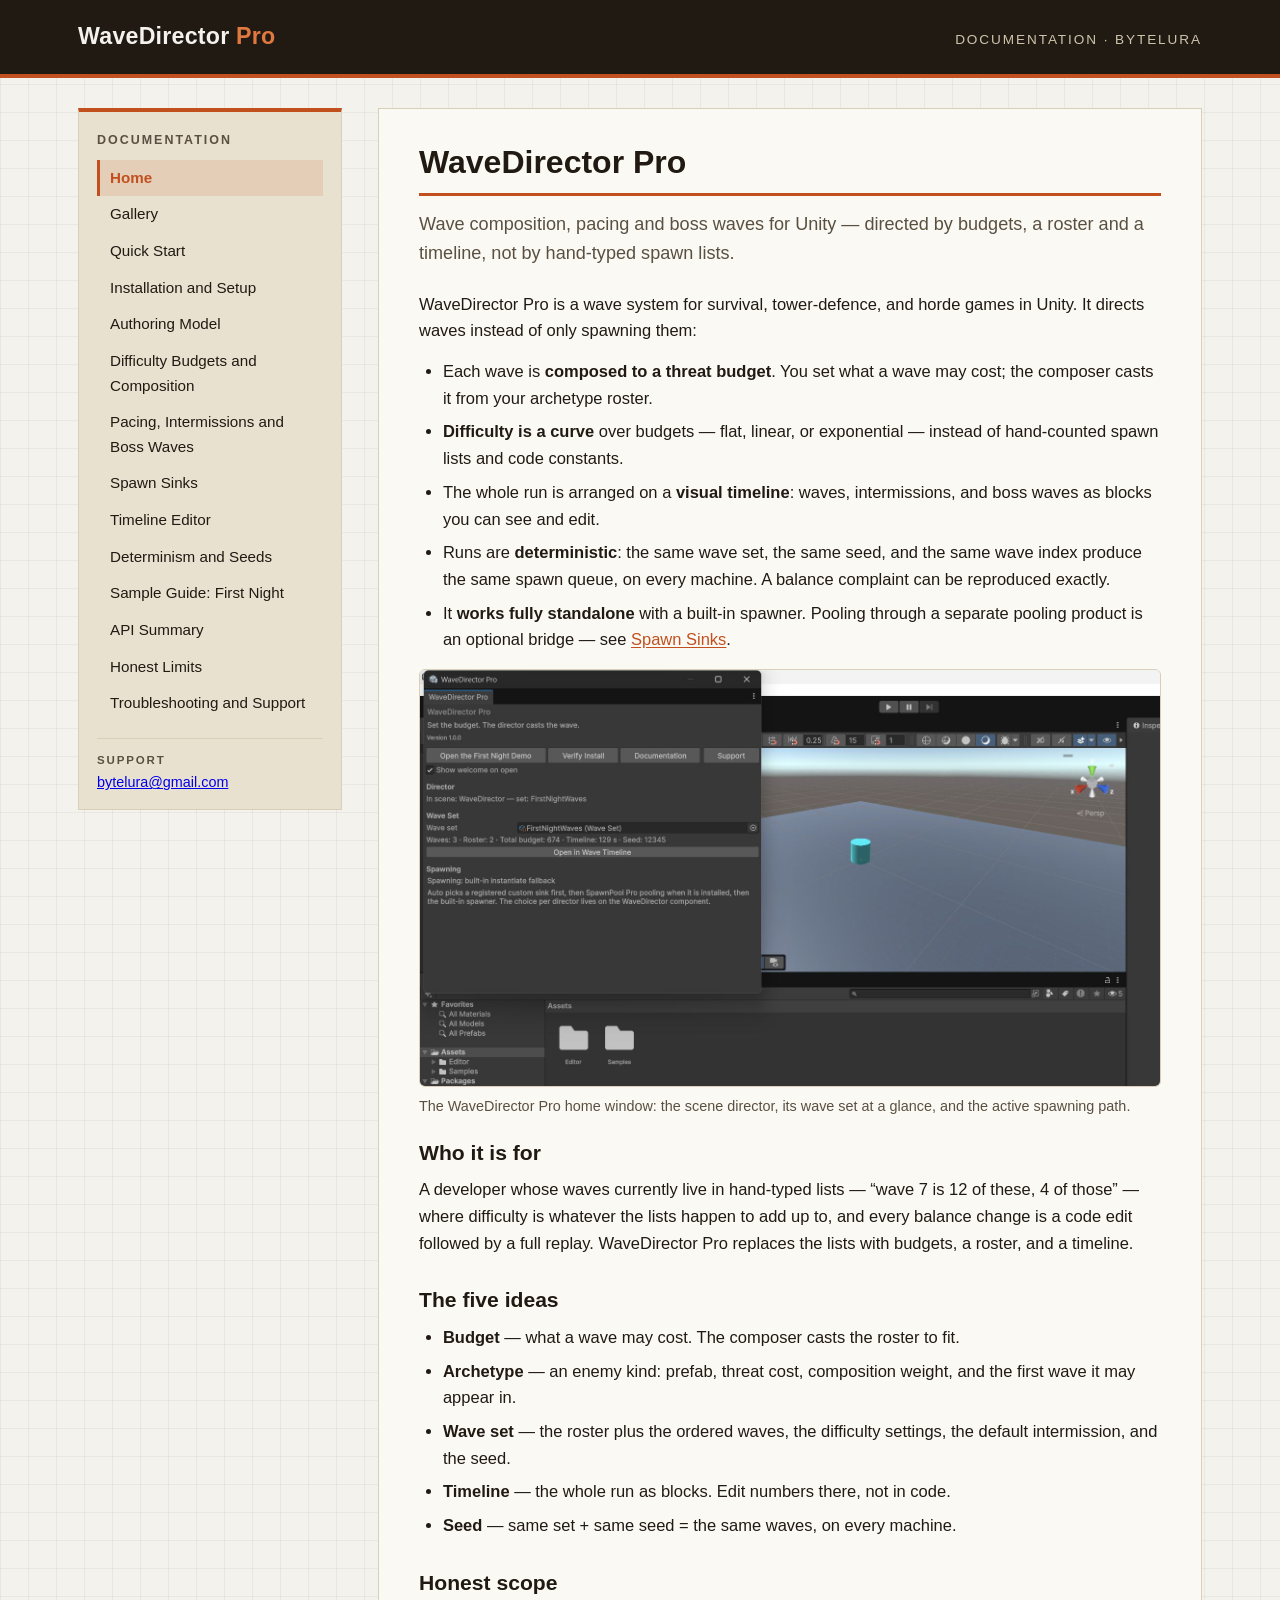
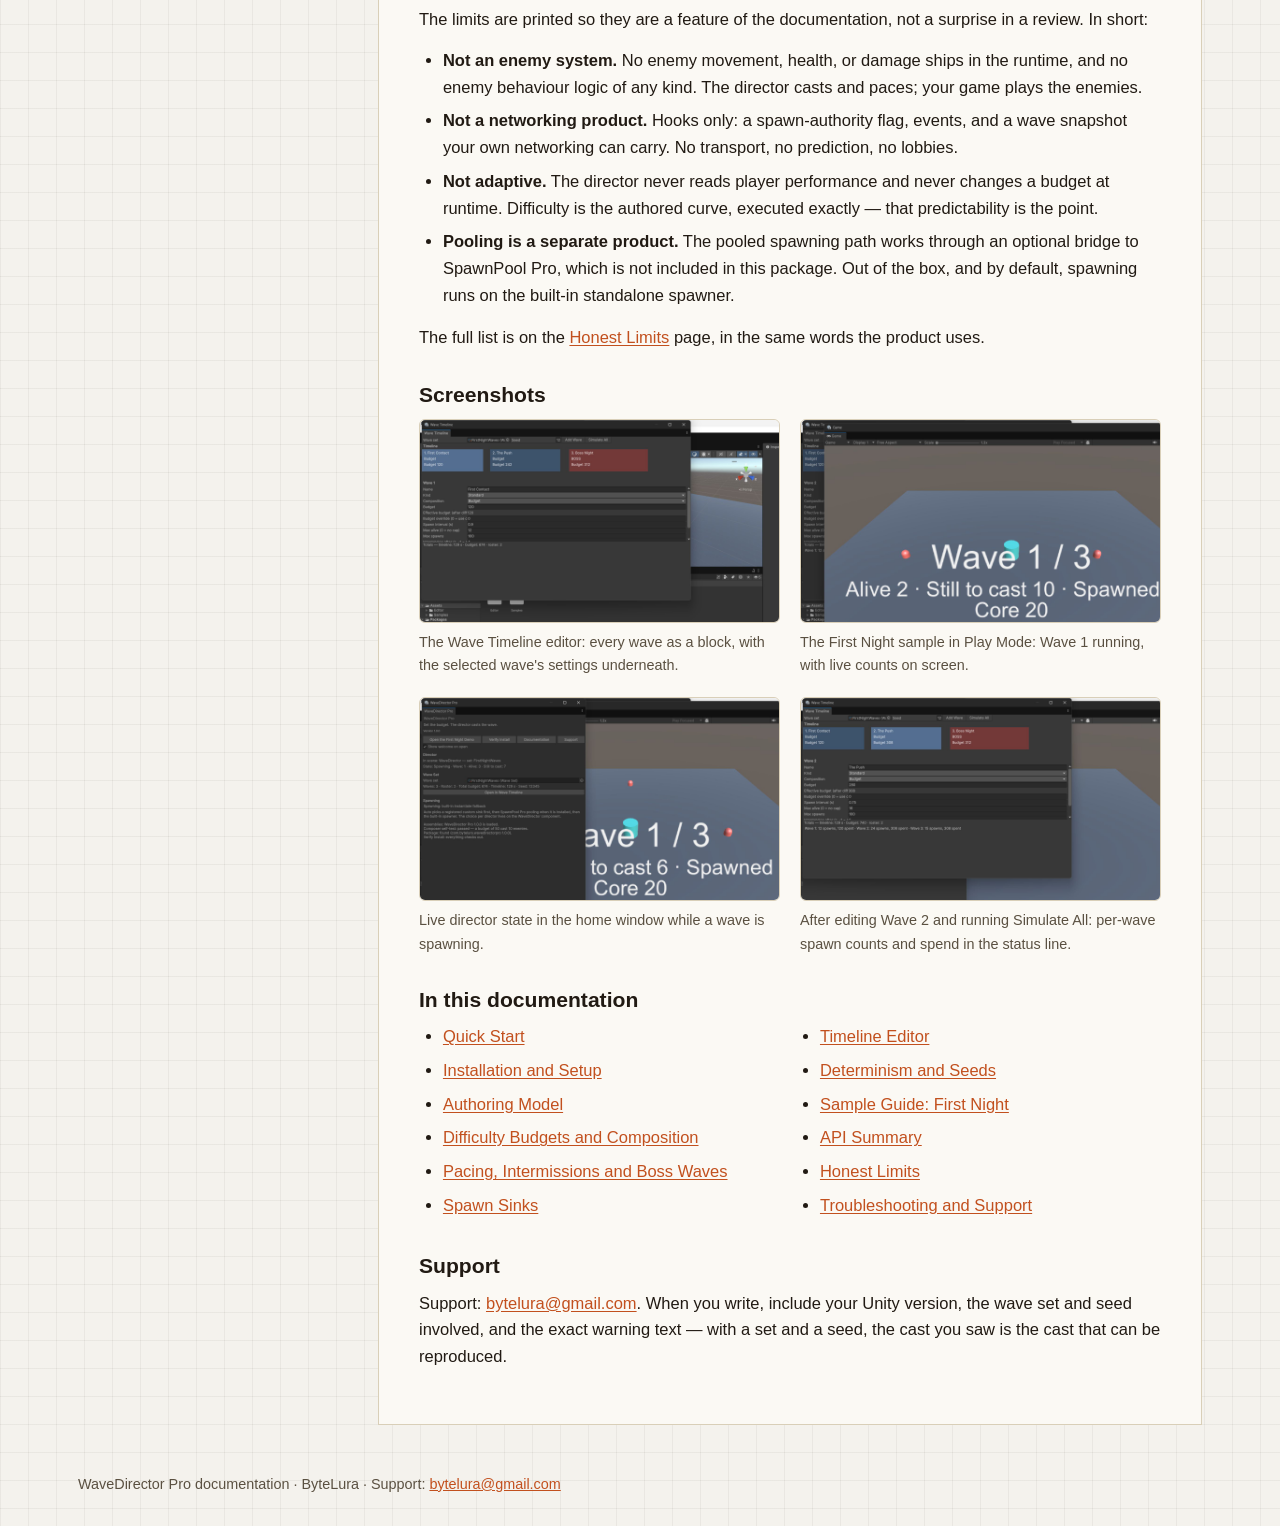
<file: index.html>
<!DOCTYPE html>
<html lang="en">
<head>
<meta charset="utf-8">
<meta name="viewport" content="width=device-width, initial-scale=1">
<title>Home - WaveDirector Pro Documentation - ByteLura</title>
<link rel="stylesheet" href="style.css">
</head>
<body>
<header class="site-header">
  <div class="header-inner">
    <div class="wordmark">WaveDirector <span class="accent">Pro</span></div>
    <div class="header-meta">Documentation &middot; ByteLura</div>
  </div>
</header>
<div class="layout">
  <nav class="sidebar" aria-label="Documentation">
    <h2 class="nav-title">Documentation</h2>
    <ul class="nav-list">
<li><a href="index.html" class="active" aria-current="page">Home</a></li>
<li><a href="gallery.html">Gallery</a></li>
<li><a href="quick-start.html">Quick Start</a></li>
<li><a href="installation-and-setup.html">Installation and Setup</a></li>
<li><a href="authoring-model.html">Authoring Model</a></li>
<li><a href="difficulty-budgets-and-composition.html">Difficulty Budgets and Composition</a></li>
<li><a href="pacing-intermissions-and-boss-waves.html">Pacing, Intermissions and Boss Waves</a></li>
<li><a href="spawn-sinks.html">Spawn Sinks</a></li>
<li><a href="timeline-editor.html">Timeline Editor</a></li>
<li><a href="determinism-and-seeds.html">Determinism and Seeds</a></li>
<li><a href="sample-guide-first-night.html">Sample Guide: First Night</a></li>
<li><a href="api-summary.html">API Summary</a></li>
<li><a href="honest-limits.html">Honest Limits</a></li>
<li><a href="troubleshooting-and-support.html">Troubleshooting and Support</a></li>
    </ul>
    <div class="side-support">
      <span class="side-support-label">Support</span>
      <a href="mailto:bytelura@gmail.com">bytelura@gmail.com</a>
    </div>
  </nav>
  <main class="content">
    <h1>WaveDirector Pro</h1>
<p class="lead">Wave composition, pacing and boss waves for Unity &mdash; directed by budgets, a roster and a timeline, not by hand-typed spawn lists.</p>
<p>WaveDirector Pro is a wave system for survival, tower-defence, and horde games in Unity. It directs waves instead of only spawning them:</p>
<ul>
<li>Each wave is <strong>composed to a threat budget</strong>. You set what a wave may cost; the composer casts it from your archetype roster.</li>
<li><strong>Difficulty is a curve</strong> over budgets &mdash; flat, linear, or exponential &mdash; instead of hand-counted spawn lists and code constants.</li>
<li>The whole run is arranged on a <strong>visual timeline</strong>: waves, intermissions, and boss waves as blocks you can see and edit.</li>
<li>Runs are <strong>deterministic</strong>: the same wave set, the same seed, and the same wave index produce the same spawn queue, on every machine. A balance complaint can be reproduced exactly.</li>
<li>It <strong>works fully standalone</strong> with a built-in spawner. Pooling through a separate pooling product is an optional bridge &mdash; see <a href="spawn-sinks.html">Spawn Sinks</a>.</li>
</ul>
<figure class="doc-hero">
  <img src="images/hero.jpg" alt="The WaveDirector Pro home window in the Unity Editor, showing the assigned FirstNightWaves wave set with its wave count, total budget, timeline length and seed">
  <figcaption>The WaveDirector Pro home window: the scene director, its wave set at a glance, and the active spawning path.</figcaption>
</figure>
<h2>Who it is for</h2>
<p>A developer whose waves currently live in hand-typed lists &mdash; &ldquo;wave 7 is 12 of these, 4 of those&rdquo; &mdash; where difficulty is whatever the lists happen to add up to, and every balance change is a code edit followed by a full replay. WaveDirector Pro replaces the lists with budgets, a roster, and a timeline.</p>
<h2>The five ideas</h2>
<ul>
<li><strong>Budget</strong> &mdash; what a wave may cost. The composer casts the roster to fit.</li>
<li><strong>Archetype</strong> &mdash; an enemy kind: prefab, threat cost, composition weight, and the first wave it may appear in.</li>
<li><strong>Wave set</strong> &mdash; the roster plus the ordered waves, the difficulty settings, the default intermission, and the seed.</li>
<li><strong>Timeline</strong> &mdash; the whole run as blocks. Edit numbers there, not in code.</li>
<li><strong>Seed</strong> &mdash; same set + same seed = the same waves, on every machine.</li>
</ul>
<h2>Honest scope</h2>
<p>The limits are printed so they are a feature of the documentation, not a surprise in a review. In short:</p>
<ul>
<li><strong>Not an enemy system.</strong> No enemy movement, health, or damage ships in the runtime, and no enemy behaviour logic of any kind. The director casts and paces; your game plays the enemies.</li>
<li><strong>Not a networking product.</strong> Hooks only: a spawn-authority flag, events, and a wave snapshot your own networking can carry. No transport, no prediction, no lobbies.</li>
<li><strong>Not adaptive.</strong> The director never reads player performance and never changes a budget at runtime. Difficulty is the authored curve, executed exactly &mdash; that predictability is the point.</li>
<li><strong>Pooling is a separate product.</strong> The pooled spawning path works through an optional bridge to SpawnPool Pro, which is not included in this package. Out of the box, and by default, spawning runs on the built-in standalone spawner.</li>
</ul>
<p>The full list is on the <a href="honest-limits.html">Honest Limits</a> page, in the same words the product uses.</p>
<h2>Screenshots</h2>
<div class="doc-gallery">
<figure class="doc-shot">
  <img src="images/editor-timeline.jpg" alt="The Wave Timeline editor showing three wave blocks, First Contact, The Push and the Boss Night boss wave, with the first wave's budget and spawn settings below">
  <figcaption>The Wave Timeline editor: every wave as a block, with the selected wave's settings underneath.</figcaption>
</figure>
<figure class="doc-shot">
  <img src="images/game-wave1.jpg" alt="The sample scene in Play Mode during Wave 1 of 3, with the on-screen readout showing enemies alive, still to cast, spawned and the core health">
  <figcaption>The First Night sample in Play Mode: Wave 1 running, with live counts on screen.</figcaption>
</figure>
<figure class="doc-shot">
  <img src="images/window-live.jpg" alt="The WaveDirector Pro home window during Play Mode, reporting the live state as Spawning on Wave 1 with three enemies alive and seven still to cast, beside the Game view">
  <figcaption>Live director state in the home window while a wave is spawning.</figcaption>
</figure>
<figure class="doc-shot">
  <img src="images/editor-timeline-edited.jpg" alt="The Wave Timeline editor with Wave 2, The Push, selected and edited, and the Simulate All totals line reporting spawn counts and spend per wave">
  <figcaption>After editing Wave 2 and running Simulate All: per-wave spawn counts and spend in the status line.</figcaption>
</figure>
</div>
<h2>In this documentation</h2>
<ul class="doc-index">
<li><a href="quick-start.html">Quick Start</a></li>
<li><a href="installation-and-setup.html">Installation and Setup</a></li>
<li><a href="authoring-model.html">Authoring Model</a></li>
<li><a href="difficulty-budgets-and-composition.html">Difficulty Budgets and Composition</a></li>
<li><a href="pacing-intermissions-and-boss-waves.html">Pacing, Intermissions and Boss Waves</a></li>
<li><a href="spawn-sinks.html">Spawn Sinks</a></li>
<li><a href="timeline-editor.html">Timeline Editor</a></li>
<li><a href="determinism-and-seeds.html">Determinism and Seeds</a></li>
<li><a href="sample-guide-first-night.html">Sample Guide: First Night</a></li>
<li><a href="api-summary.html">API Summary</a></li>
<li><a href="honest-limits.html">Honest Limits</a></li>
<li><a href="troubleshooting-and-support.html">Troubleshooting and Support</a></li>
</ul>
<h2>Support</h2>
<p>Support: <a href="mailto:bytelura@gmail.com">bytelura@gmail.com</a>. When you write, include your Unity version, the wave set and seed involved, and the exact warning text &mdash; with a set and a seed, the cast you saw is the cast that can be reproduced.</p>
  </main>
</div>
<footer class="site-footer">
  WaveDirector Pro documentation &middot; ByteLura &middot; Support: <a href="mailto:bytelura@gmail.com">bytelura@gmail.com</a>
</footer>
</body>
</html>
</file>
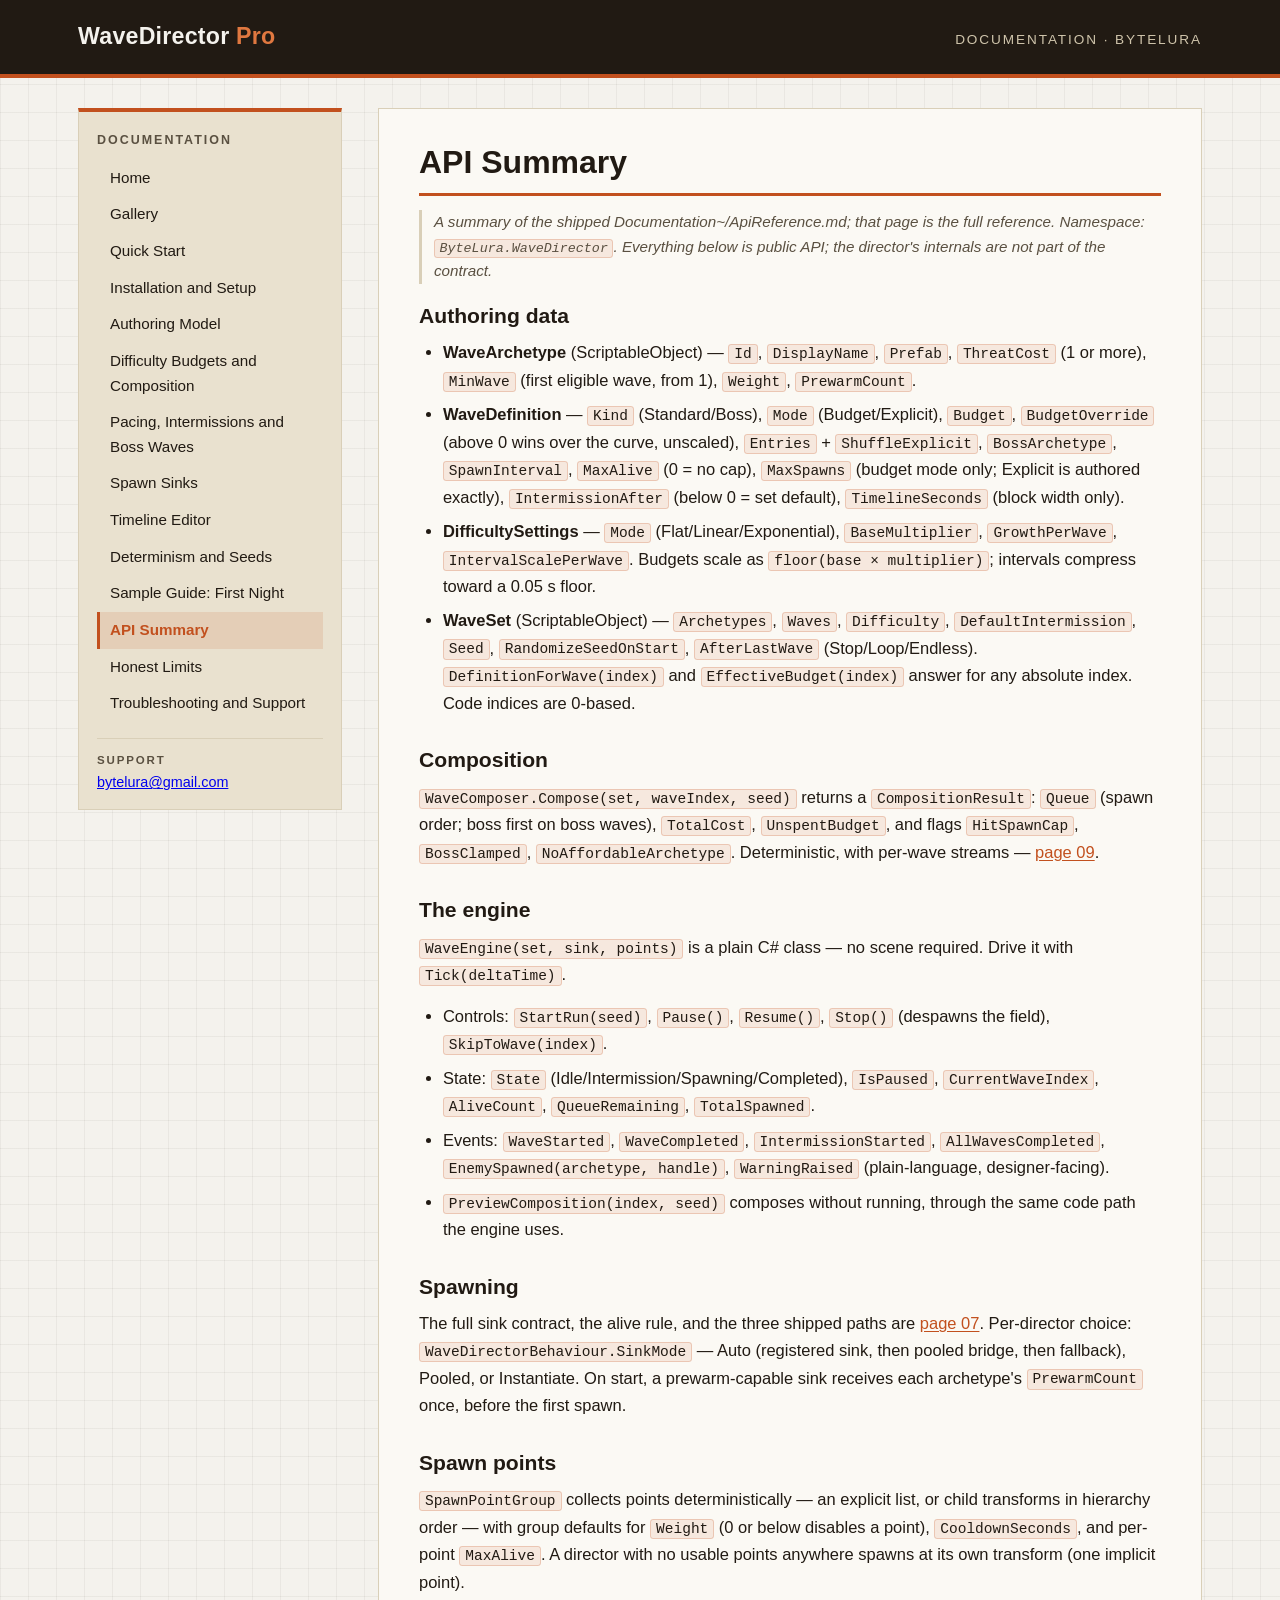
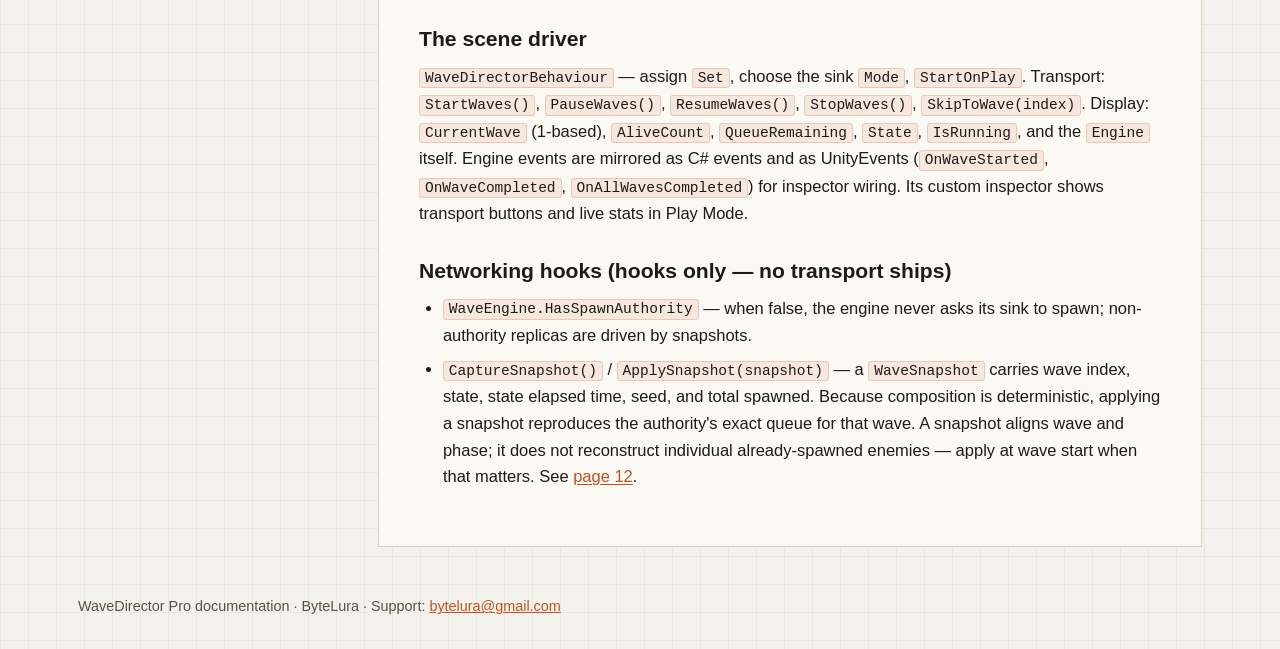
<file: api-summary.html>
<!DOCTYPE html>
<html lang="en">
<head>
<meta charset="utf-8">
<meta name="viewport" content="width=device-width, initial-scale=1">
<title>API Summary - WaveDirector Pro Documentation - ByteLura</title>
<link rel="stylesheet" href="style.css">
</head>
<body>
<header class="site-header">
  <div class="header-inner">
    <div class="wordmark">WaveDirector <span class="accent">Pro</span></div>
    <div class="header-meta">Documentation &middot; ByteLura</div>
  </div>
</header>
<div class="layout">
  <nav class="sidebar" aria-label="Documentation">
    <h2 class="nav-title">Documentation</h2>
    <ul class="nav-list">
<li><a href="index.html">Home</a></li>
<li><a href="gallery.html">Gallery</a></li>
<li><a href="quick-start.html">Quick Start</a></li>
<li><a href="installation-and-setup.html">Installation and Setup</a></li>
<li><a href="authoring-model.html">Authoring Model</a></li>
<li><a href="difficulty-budgets-and-composition.html">Difficulty Budgets and Composition</a></li>
<li><a href="pacing-intermissions-and-boss-waves.html">Pacing, Intermissions and Boss Waves</a></li>
<li><a href="spawn-sinks.html">Spawn Sinks</a></li>
<li><a href="timeline-editor.html">Timeline Editor</a></li>
<li><a href="determinism-and-seeds.html">Determinism and Seeds</a></li>
<li><a href="sample-guide-first-night.html">Sample Guide: First Night</a></li>
<li><a href="api-summary.html" class="active" aria-current="page">API Summary</a></li>
<li><a href="honest-limits.html">Honest Limits</a></li>
<li><a href="troubleshooting-and-support.html">Troubleshooting and Support</a></li>
    </ul>
    <div class="side-support">
      <span class="side-support-label">Support</span>
      <a href="mailto:bytelura@gmail.com">bytelura@gmail.com</a>
    </div>
  </nav>
  <main class="content">
    <h1>API Summary</h1>
<p class="source-note">A summary of the shipped Documentation~/ApiReference.md; that page is the full reference. Namespace: <code>ByteLura.WaveDirector</code>. Everything below is public API; the director's internals are not part of the contract.</p>
<h2>Authoring data</h2>
<ul>
<li><strong>WaveArchetype</strong> (ScriptableObject) — <code>Id</code>, <code>DisplayName</code>, <code>Prefab</code>, <code>ThreatCost</code> (1 or more), <code>MinWave</code> (first eligible wave, from 1), <code>Weight</code>, <code>PrewarmCount</code>.</li>
<li><strong>WaveDefinition</strong> — <code>Kind</code> (Standard/Boss), <code>Mode</code> (Budget/Explicit), <code>Budget</code>, <code>BudgetOverride</code> (above 0 wins over the curve, unscaled), <code>Entries</code> + <code>ShuffleExplicit</code>, <code>BossArchetype</code>, <code>SpawnInterval</code>, <code>MaxAlive</code> (0 = no cap), <code>MaxSpawns</code> (budget mode only; Explicit is authored exactly), <code>IntermissionAfter</code> (below 0 = set default), <code>TimelineSeconds</code> (block width only).</li>
<li><strong>DifficultySettings</strong> — <code>Mode</code> (Flat/Linear/Exponential), <code>BaseMultiplier</code>, <code>GrowthPerWave</code>, <code>IntervalScalePerWave</code>. Budgets scale as <code>floor(base × multiplier)</code>; intervals compress toward a 0.05 s floor.</li>
<li><strong>WaveSet</strong> (ScriptableObject) — <code>Archetypes</code>, <code>Waves</code>, <code>Difficulty</code>, <code>DefaultIntermission</code>, <code>Seed</code>, <code>RandomizeSeedOnStart</code>, <code>AfterLastWave</code> (Stop/Loop/Endless). <code>DefinitionForWave(index)</code> and <code>EffectiveBudget(index)</code> answer for any absolute index. Code indices are 0-based.</li>
</ul>
<h2>Composition</h2>
<p><code>WaveComposer.Compose(set, waveIndex, seed)</code> returns a <code>CompositionResult</code>: <code>Queue</code> (spawn order; boss first on boss waves), <code>TotalCost</code>, <code>UnspentBudget</code>, and flags <code>HitSpawnCap</code>, <code>BossClamped</code>, <code>NoAffordableArchetype</code>. Deterministic, with per-wave streams — <a href="determinism-and-seeds.html">page 09</a>.</p>
<h2>The engine</h2>
<p><code>WaveEngine(set, sink, points)</code> is a plain C# class — no scene required. Drive it with <code>Tick(deltaTime)</code>.</p>
<ul>
<li>Controls: <code>StartRun(seed)</code>, <code>Pause()</code>, <code>Resume()</code>, <code>Stop()</code> (despawns the field), <code>SkipToWave(index)</code>.</li>
<li>State: <code>State</code> (Idle/Intermission/Spawning/Completed), <code>IsPaused</code>, <code>CurrentWaveIndex</code>, <code>AliveCount</code>, <code>QueueRemaining</code>, <code>TotalSpawned</code>.</li>
<li>Events: <code>WaveStarted</code>, <code>WaveCompleted</code>, <code>IntermissionStarted</code>, <code>AllWavesCompleted</code>, <code>EnemySpawned(archetype, handle)</code>, <code>WarningRaised</code> (plain-language, designer-facing).</li>
<li><code>PreviewComposition(index, seed)</code> composes without running, through the same code path the engine uses.</li>
</ul>
<h2>Spawning</h2>
<p>The full sink contract, the alive rule, and the three shipped paths are <a href="spawn-sinks.html">page 07</a>. Per-director choice: <code>WaveDirectorBehaviour.SinkMode</code> — Auto (registered sink, then pooled bridge, then fallback), Pooled, or Instantiate. On start, a prewarm-capable sink receives each archetype's <code>PrewarmCount</code> once, before the first spawn.</p>
<h2>Spawn points</h2>
<p><code>SpawnPointGroup</code> collects points deterministically — an explicit list, or child transforms in hierarchy order — with group defaults for <code>Weight</code> (0 or below disables a point), <code>CooldownSeconds</code>, and per-point <code>MaxAlive</code>. A director with no usable points anywhere spawns at its own transform (one implicit point).</p>
<h2>The scene driver</h2>
<p><code>WaveDirectorBehaviour</code> — assign <code>Set</code>, choose the sink <code>Mode</code>, <code>StartOnPlay</code>. Transport: <code>StartWaves()</code>, <code>PauseWaves()</code>, <code>ResumeWaves()</code>, <code>StopWaves()</code>, <code>SkipToWave(index)</code>. Display: <code>CurrentWave</code> (1-based), <code>AliveCount</code>, <code>QueueRemaining</code>, <code>State</code>, <code>IsRunning</code>, and the <code>Engine</code> itself. Engine events are mirrored as C# events and as UnityEvents (<code>OnWaveStarted</code>, <code>OnWaveCompleted</code>, <code>OnAllWavesCompleted</code>) for inspector wiring. Its custom inspector shows transport buttons and live stats in Play Mode.</p>
<h2>Networking hooks (hooks only — no transport ships)</h2>
<ul>
<li><code>WaveEngine.HasSpawnAuthority</code> — when false, the engine never asks its sink to spawn; non-authority replicas are driven by snapshots.</li>
<li><code>CaptureSnapshot()</code> / <code>ApplySnapshot(snapshot)</code> — a <code>WaveSnapshot</code> carries wave index, state, state elapsed time, seed, and total spawned. Because composition is deterministic, applying a snapshot reproduces the authority's exact queue for that wave. A snapshot aligns wave and phase; it does not reconstruct individual already-spawned enemies — apply at wave start when that matters. See <a href="honest-limits.html">page 12</a>.</li>
</ul>
  </main>
</div>
<footer class="site-footer">
  WaveDirector Pro documentation &middot; ByteLura &middot; Support: <a href="mailto:bytelura@gmail.com">bytelura@gmail.com</a>
</footer>
</body>
</html>
</file>
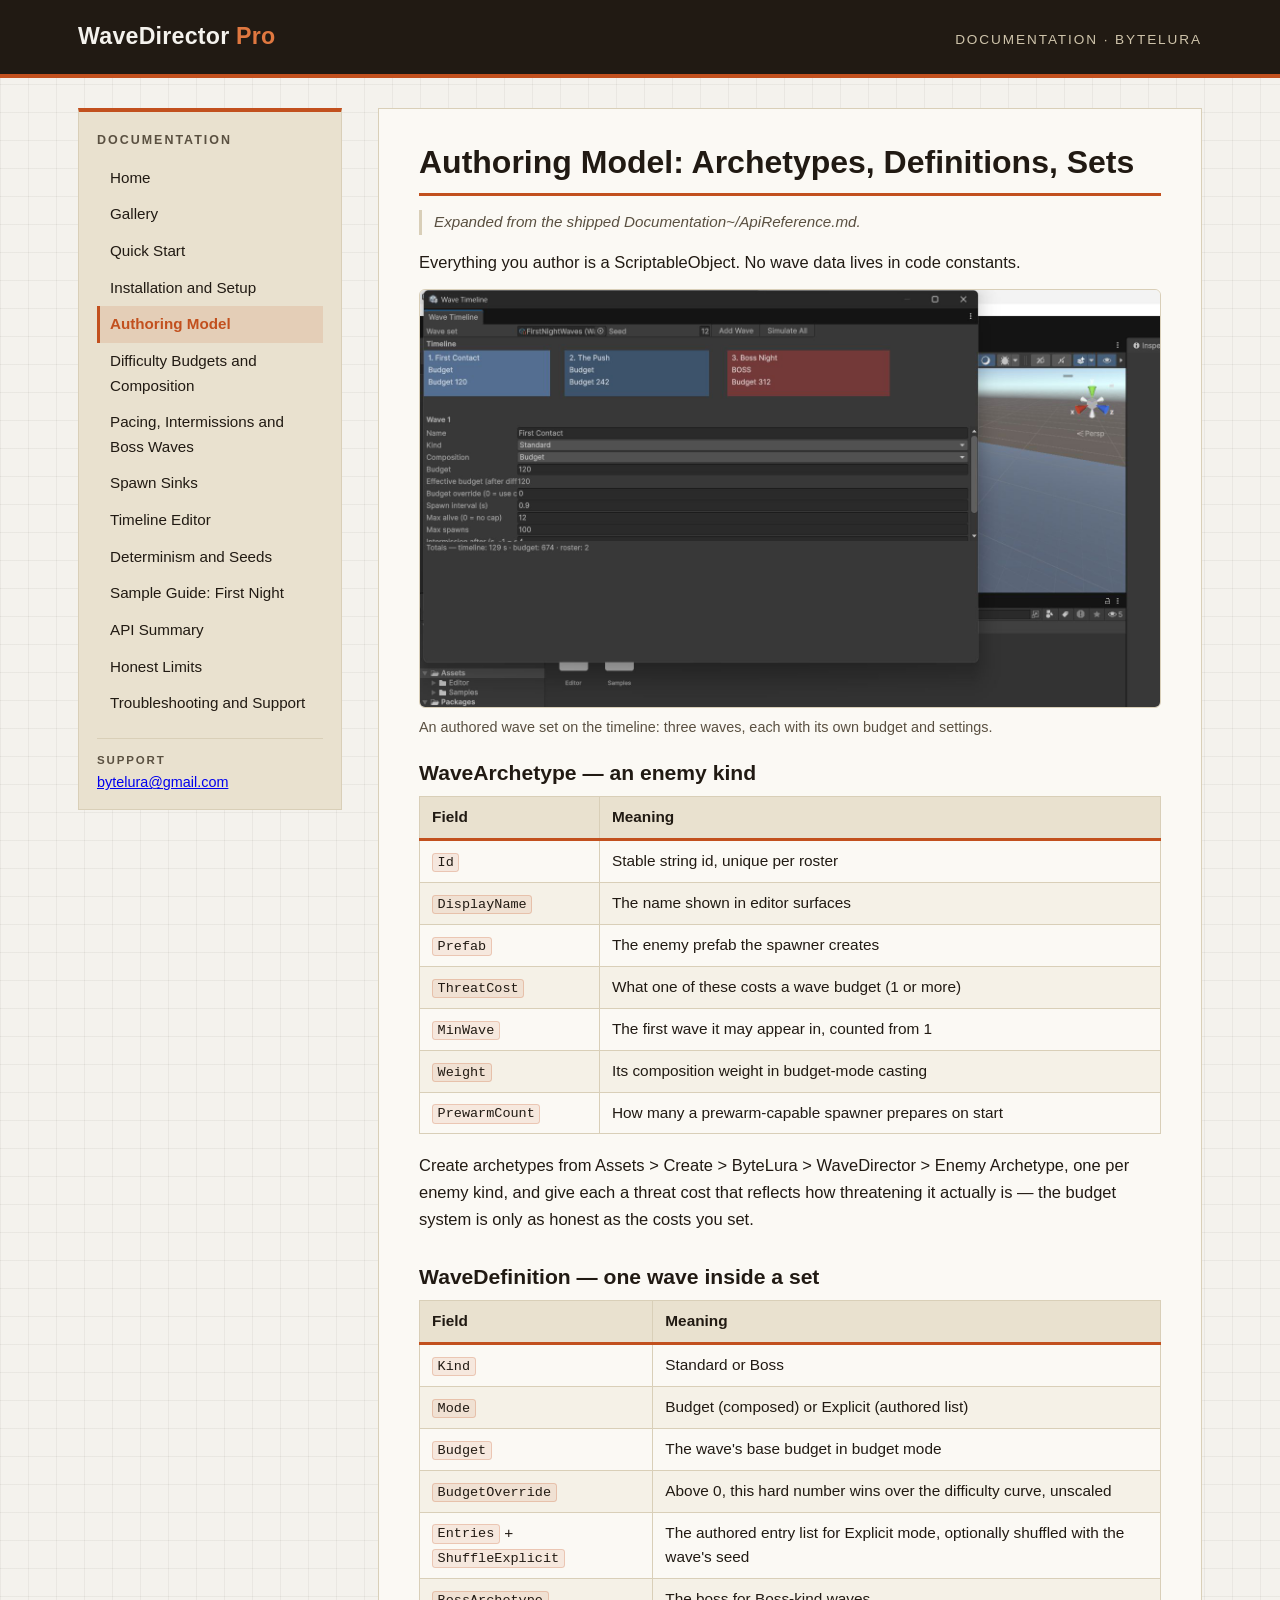
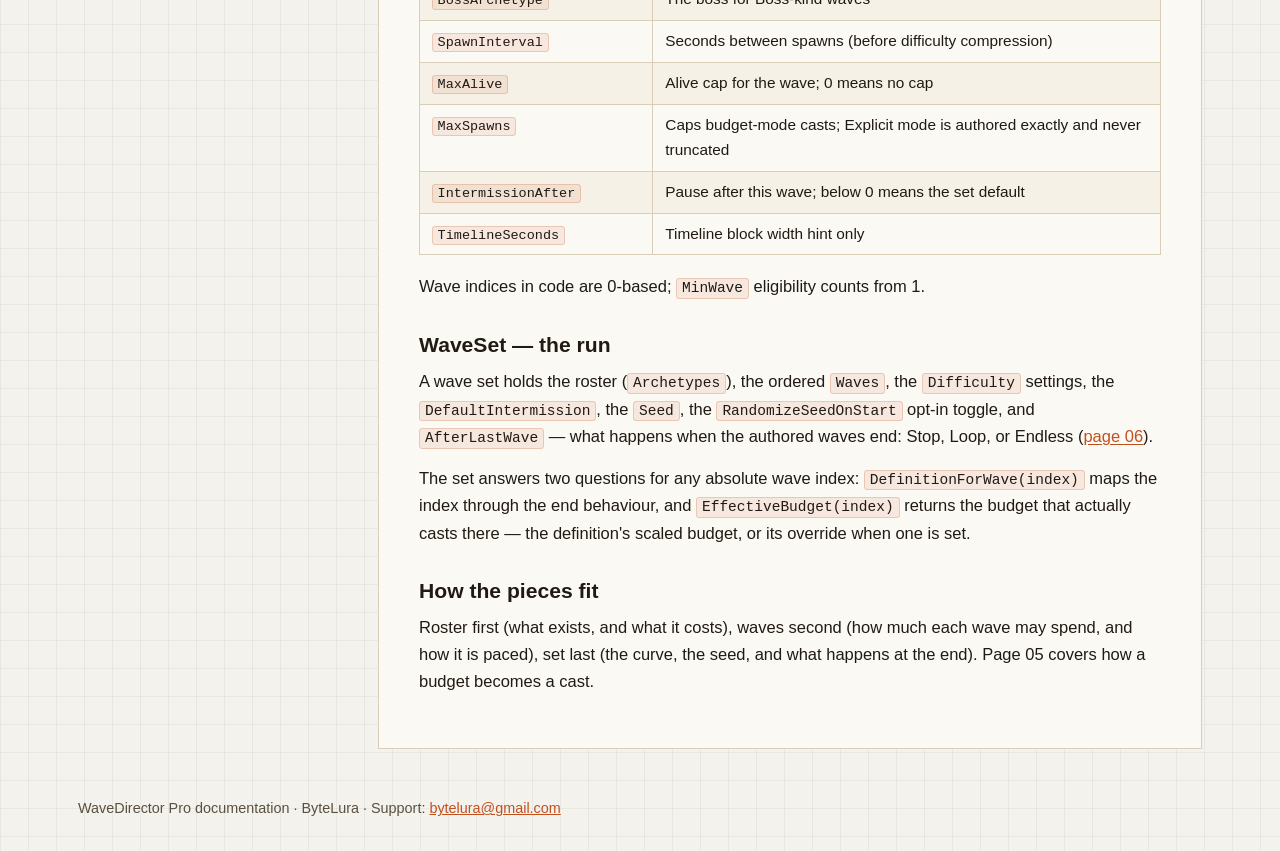
<file: authoring-model.html>
<!DOCTYPE html>
<html lang="en">
<head>
<meta charset="utf-8">
<meta name="viewport" content="width=device-width, initial-scale=1">
<title>Authoring Model - WaveDirector Pro Documentation - ByteLura</title>
<link rel="stylesheet" href="style.css">
</head>
<body>
<header class="site-header">
  <div class="header-inner">
    <div class="wordmark">WaveDirector <span class="accent">Pro</span></div>
    <div class="header-meta">Documentation &middot; ByteLura</div>
  </div>
</header>
<div class="layout">
  <nav class="sidebar" aria-label="Documentation">
    <h2 class="nav-title">Documentation</h2>
    <ul class="nav-list">
<li><a href="index.html">Home</a></li>
<li><a href="gallery.html">Gallery</a></li>
<li><a href="quick-start.html">Quick Start</a></li>
<li><a href="installation-and-setup.html">Installation and Setup</a></li>
<li><a href="authoring-model.html" class="active" aria-current="page">Authoring Model</a></li>
<li><a href="difficulty-budgets-and-composition.html">Difficulty Budgets and Composition</a></li>
<li><a href="pacing-intermissions-and-boss-waves.html">Pacing, Intermissions and Boss Waves</a></li>
<li><a href="spawn-sinks.html">Spawn Sinks</a></li>
<li><a href="timeline-editor.html">Timeline Editor</a></li>
<li><a href="determinism-and-seeds.html">Determinism and Seeds</a></li>
<li><a href="sample-guide-first-night.html">Sample Guide: First Night</a></li>
<li><a href="api-summary.html">API Summary</a></li>
<li><a href="honest-limits.html">Honest Limits</a></li>
<li><a href="troubleshooting-and-support.html">Troubleshooting and Support</a></li>
    </ul>
    <div class="side-support">
      <span class="side-support-label">Support</span>
      <a href="mailto:bytelura@gmail.com">bytelura@gmail.com</a>
    </div>
  </nav>
  <main class="content">
    <h1>Authoring Model: Archetypes, Definitions, Sets</h1>
<p class="source-note">Expanded from the shipped Documentation~/ApiReference.md.</p>
<p>Everything you author is a ScriptableObject. No wave data lives in code constants.</p>
<figure class="doc-shot">
  <img src="images/editor-timeline.jpg" alt="The Wave Timeline editor showing the FirstNightWaves set as three wave blocks with their budgets, and the first wave's authored fields below">
  <figcaption>An authored wave set on the timeline: three waves, each with its own budget and settings.</figcaption>
</figure>
<h2>WaveArchetype — an enemy kind</h2>
<div class="table-wrap"><table>
<thead><tr><th>Field</th><th>Meaning</th></tr></thead>
<tbody>
<tr><td><code>Id</code></td><td>Stable string id, unique per roster</td></tr>
<tr><td><code>DisplayName</code></td><td>The name shown in editor surfaces</td></tr>
<tr><td><code>Prefab</code></td><td>The enemy prefab the spawner creates</td></tr>
<tr><td><code>ThreatCost</code></td><td>What one of these costs a wave budget (1 or more)</td></tr>
<tr><td><code>MinWave</code></td><td>The first wave it may appear in, counted from 1</td></tr>
<tr><td><code>Weight</code></td><td>Its composition weight in budget-mode casting</td></tr>
<tr><td><code>PrewarmCount</code></td><td>How many a prewarm-capable spawner prepares on start</td></tr>
</tbody></table></div>
<p>Create archetypes from Assets &gt; Create &gt; ByteLura &gt; WaveDirector &gt; Enemy Archetype, one per enemy kind, and give each a threat cost that reflects how threatening it actually is — the budget system is only as honest as the costs you set.</p>
<h2>WaveDefinition — one wave inside a set</h2>
<div class="table-wrap"><table>
<thead><tr><th>Field</th><th>Meaning</th></tr></thead>
<tbody>
<tr><td><code>Kind</code></td><td>Standard or Boss</td></tr>
<tr><td><code>Mode</code></td><td>Budget (composed) or Explicit (authored list)</td></tr>
<tr><td><code>Budget</code></td><td>The wave's base budget in budget mode</td></tr>
<tr><td><code>BudgetOverride</code></td><td>Above 0, this hard number wins over the difficulty curve, unscaled</td></tr>
<tr><td><code>Entries</code> + <code>ShuffleExplicit</code></td><td>The authored entry list for Explicit mode, optionally shuffled with the wave's seed</td></tr>
<tr><td><code>BossArchetype</code></td><td>The boss for Boss-kind waves</td></tr>
<tr><td><code>SpawnInterval</code></td><td>Seconds between spawns (before difficulty compression)</td></tr>
<tr><td><code>MaxAlive</code></td><td>Alive cap for the wave; 0 means no cap</td></tr>
<tr><td><code>MaxSpawns</code></td><td>Caps budget-mode casts; Explicit mode is authored exactly and never truncated</td></tr>
<tr><td><code>IntermissionAfter</code></td><td>Pause after this wave; below 0 means the set default</td></tr>
<tr><td><code>TimelineSeconds</code></td><td>Timeline block width hint only</td></tr>
</tbody></table></div>
<p>Wave indices in code are 0-based; <code>MinWave</code> eligibility counts from 1.</p>
<h2>WaveSet — the run</h2>
<p>A wave set holds the roster (<code>Archetypes</code>), the ordered <code>Waves</code>, the <code>Difficulty</code> settings, the <code>DefaultIntermission</code>, the <code>Seed</code>, the <code>RandomizeSeedOnStart</code> opt-in toggle, and <code>AfterLastWave</code> — what happens when the authored waves end: Stop, Loop, or Endless (<a href="pacing-intermissions-and-boss-waves.html">page 06</a>).</p>
<p>The set answers two questions for any absolute wave index: <code>DefinitionForWave(index)</code> maps the index through the end behaviour, and <code>EffectiveBudget(index)</code> returns the budget that actually casts there — the definition's scaled budget, or its override when one is set.</p>
<h2>How the pieces fit</h2>
<p>Roster first (what exists, and what it costs), waves second (how much each wave may spend, and how it is paced), set last (the curve, the seed, and what happens at the end). Page 05 covers how a budget becomes a cast.</p>
  </main>
</div>
<footer class="site-footer">
  WaveDirector Pro documentation &middot; ByteLura &middot; Support: <a href="mailto:bytelura@gmail.com">bytelura@gmail.com</a>
</footer>
</body>
</html>
</file>
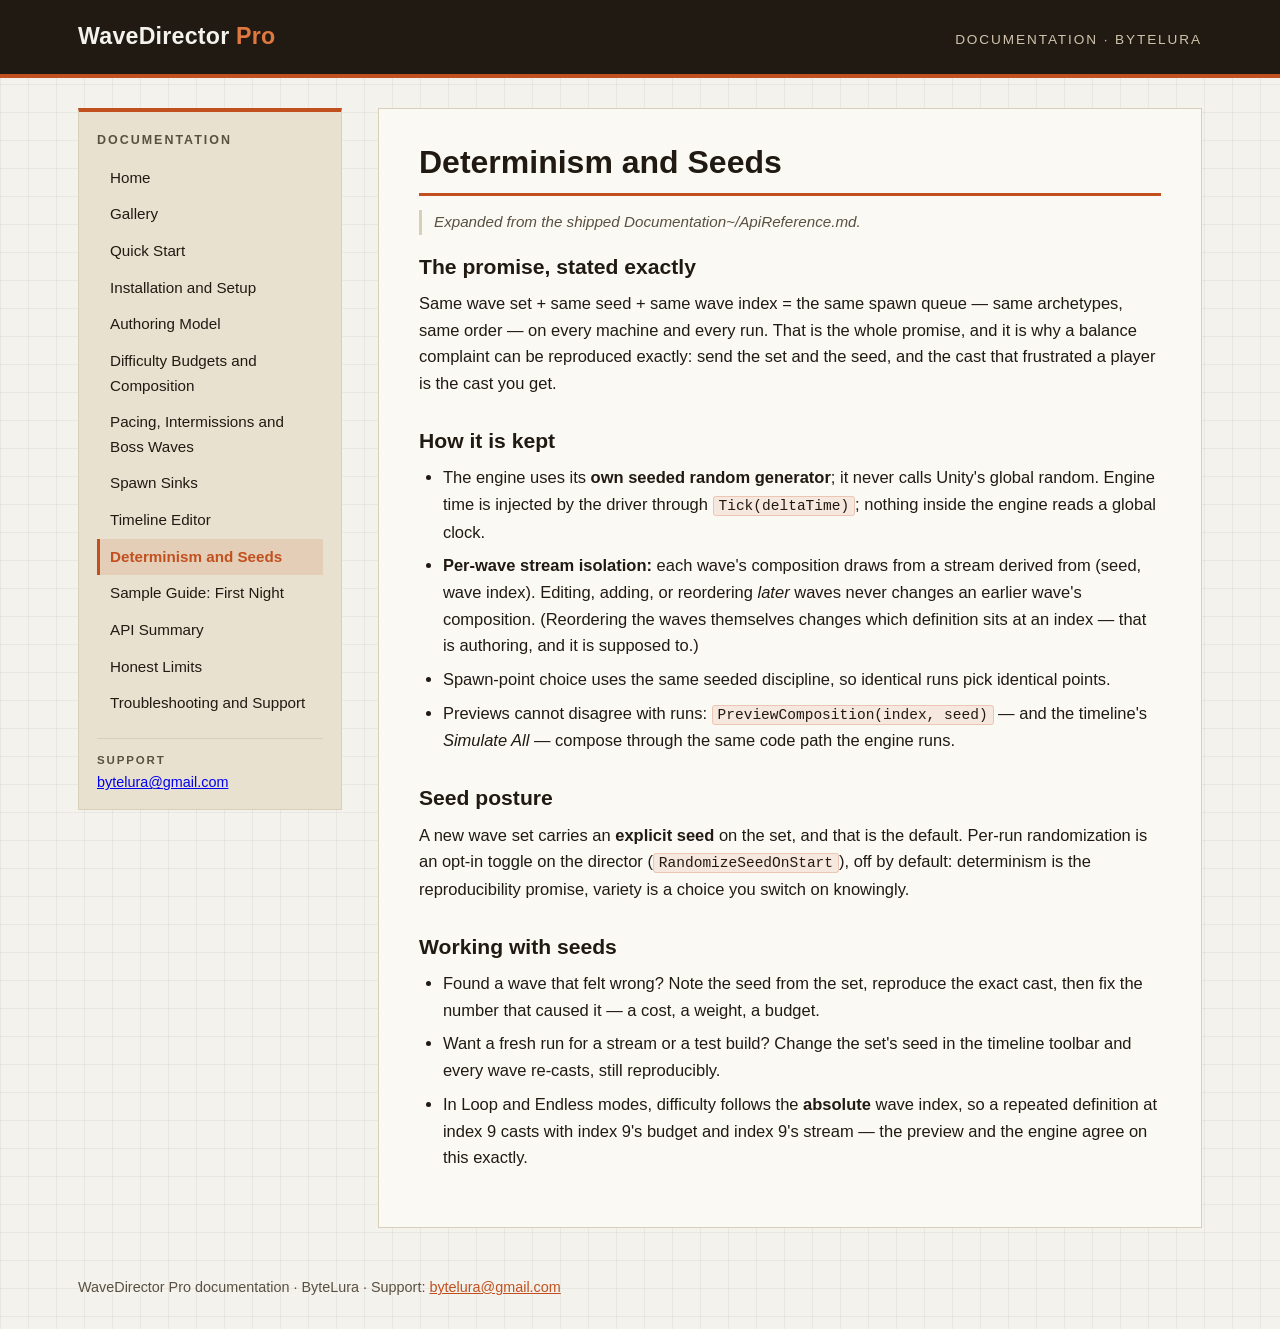
<file: determinism-and-seeds.html>
<!DOCTYPE html>
<html lang="en">
<head>
<meta charset="utf-8">
<meta name="viewport" content="width=device-width, initial-scale=1">
<title>Determinism and Seeds - WaveDirector Pro Documentation - ByteLura</title>
<link rel="stylesheet" href="style.css">
</head>
<body>
<header class="site-header">
  <div class="header-inner">
    <div class="wordmark">WaveDirector <span class="accent">Pro</span></div>
    <div class="header-meta">Documentation &middot; ByteLura</div>
  </div>
</header>
<div class="layout">
  <nav class="sidebar" aria-label="Documentation">
    <h2 class="nav-title">Documentation</h2>
    <ul class="nav-list">
<li><a href="index.html">Home</a></li>
<li><a href="gallery.html">Gallery</a></li>
<li><a href="quick-start.html">Quick Start</a></li>
<li><a href="installation-and-setup.html">Installation and Setup</a></li>
<li><a href="authoring-model.html">Authoring Model</a></li>
<li><a href="difficulty-budgets-and-composition.html">Difficulty Budgets and Composition</a></li>
<li><a href="pacing-intermissions-and-boss-waves.html">Pacing, Intermissions and Boss Waves</a></li>
<li><a href="spawn-sinks.html">Spawn Sinks</a></li>
<li><a href="timeline-editor.html">Timeline Editor</a></li>
<li><a href="determinism-and-seeds.html" class="active" aria-current="page">Determinism and Seeds</a></li>
<li><a href="sample-guide-first-night.html">Sample Guide: First Night</a></li>
<li><a href="api-summary.html">API Summary</a></li>
<li><a href="honest-limits.html">Honest Limits</a></li>
<li><a href="troubleshooting-and-support.html">Troubleshooting and Support</a></li>
    </ul>
    <div class="side-support">
      <span class="side-support-label">Support</span>
      <a href="mailto:bytelura@gmail.com">bytelura@gmail.com</a>
    </div>
  </nav>
  <main class="content">
    <h1>Determinism and Seeds</h1>
<p class="source-note">Expanded from the shipped Documentation~/ApiReference.md.</p>
<h2>The promise, stated exactly</h2>
<p>Same wave set + same seed + same wave index = the same spawn queue — same archetypes, same order — on every machine and every run. That is the whole promise, and it is why a balance complaint can be reproduced exactly: send the set and the seed, and the cast that frustrated a player is the cast you get.</p>
<h2>How it is kept</h2>
<ul>
<li>The engine uses its <strong>own seeded random generator</strong>; it never calls Unity's global random. Engine time is injected by the driver through <code>Tick(deltaTime)</code>; nothing inside the engine reads a global clock.</li>
<li><strong>Per-wave stream isolation:</strong> each wave's composition draws from a stream derived from (seed, wave index). Editing, adding, or reordering <em>later</em> waves never changes an earlier wave's composition. (Reordering the waves themselves changes which definition sits at an index — that is authoring, and it is supposed to.)</li>
<li>Spawn-point choice uses the same seeded discipline, so identical runs pick identical points.</li>
<li>Previews cannot disagree with runs: <code>PreviewComposition(index, seed)</code> — and the timeline's <em>Simulate All</em> — compose through the same code path the engine runs.</li>
</ul>
<h2>Seed posture</h2>
<p>A new wave set carries an <strong>explicit seed</strong> on the set, and that is the default. Per-run randomization is an opt-in toggle on the director (<code>RandomizeSeedOnStart</code>), off by default: determinism is the reproducibility promise, variety is a choice you switch on knowingly.</p>
<h2>Working with seeds</h2>
<ul>
<li>Found a wave that felt wrong? Note the seed from the set, reproduce the exact cast, then fix the number that caused it — a cost, a weight, a budget.</li>
<li>Want a fresh run for a stream or a test build? Change the set's seed in the timeline toolbar and every wave re-casts, still reproducibly.</li>
<li>In Loop and Endless modes, difficulty follows the <strong>absolute</strong> wave index, so a repeated definition at index 9 casts with index 9's budget and index 9's stream — the preview and the engine agree on this exactly.</li>
</ul>
  </main>
</div>
<footer class="site-footer">
  WaveDirector Pro documentation &middot; ByteLura &middot; Support: <a href="mailto:bytelura@gmail.com">bytelura@gmail.com</a>
</footer>
</body>
</html>
</file>
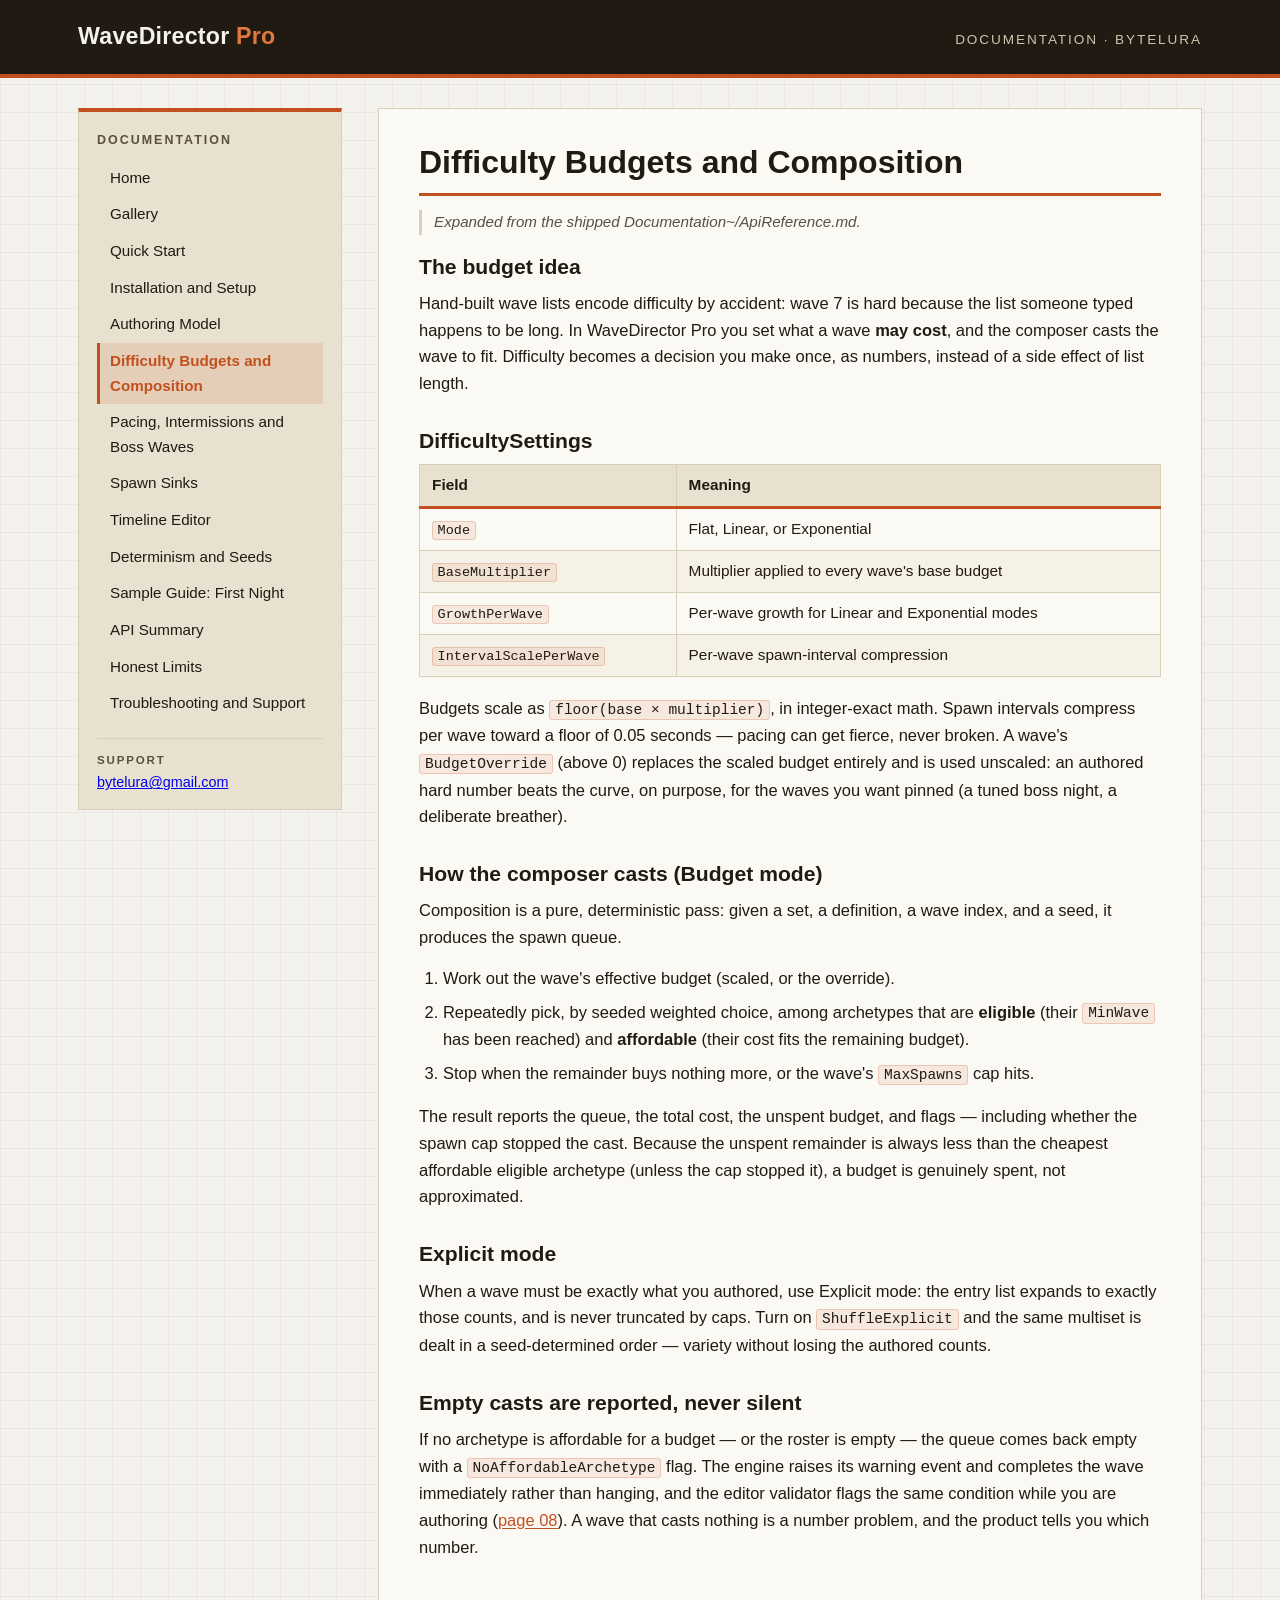
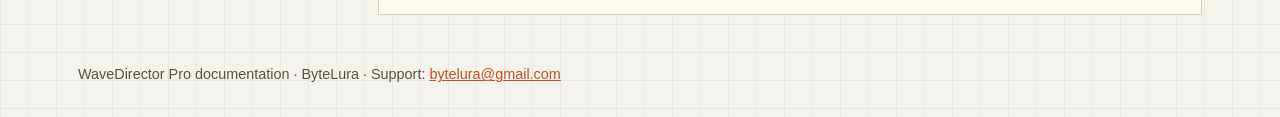
<file: difficulty-budgets-and-composition.html>
<!DOCTYPE html>
<html lang="en">
<head>
<meta charset="utf-8">
<meta name="viewport" content="width=device-width, initial-scale=1">
<title>Difficulty Budgets and Composition - WaveDirector Pro Documentation - ByteLura</title>
<link rel="stylesheet" href="style.css">
</head>
<body>
<header class="site-header">
  <div class="header-inner">
    <div class="wordmark">WaveDirector <span class="accent">Pro</span></div>
    <div class="header-meta">Documentation &middot; ByteLura</div>
  </div>
</header>
<div class="layout">
  <nav class="sidebar" aria-label="Documentation">
    <h2 class="nav-title">Documentation</h2>
    <ul class="nav-list">
<li><a href="index.html">Home</a></li>
<li><a href="gallery.html">Gallery</a></li>
<li><a href="quick-start.html">Quick Start</a></li>
<li><a href="installation-and-setup.html">Installation and Setup</a></li>
<li><a href="authoring-model.html">Authoring Model</a></li>
<li><a href="difficulty-budgets-and-composition.html" class="active" aria-current="page">Difficulty Budgets and Composition</a></li>
<li><a href="pacing-intermissions-and-boss-waves.html">Pacing, Intermissions and Boss Waves</a></li>
<li><a href="spawn-sinks.html">Spawn Sinks</a></li>
<li><a href="timeline-editor.html">Timeline Editor</a></li>
<li><a href="determinism-and-seeds.html">Determinism and Seeds</a></li>
<li><a href="sample-guide-first-night.html">Sample Guide: First Night</a></li>
<li><a href="api-summary.html">API Summary</a></li>
<li><a href="honest-limits.html">Honest Limits</a></li>
<li><a href="troubleshooting-and-support.html">Troubleshooting and Support</a></li>
    </ul>
    <div class="side-support">
      <span class="side-support-label">Support</span>
      <a href="mailto:bytelura@gmail.com">bytelura@gmail.com</a>
    </div>
  </nav>
  <main class="content">
    <h1>Difficulty Budgets and Composition</h1>
<p class="source-note">Expanded from the shipped Documentation~/ApiReference.md.</p>
<h2>The budget idea</h2>
<p>Hand-built wave lists encode difficulty by accident: wave 7 is hard because the list someone typed happens to be long. In WaveDirector Pro you set what a wave <strong>may cost</strong>, and the composer casts the wave to fit. Difficulty becomes a decision you make once, as numbers, instead of a side effect of list length.</p>
<h2>DifficultySettings</h2>
<div class="table-wrap"><table>
<thead><tr><th>Field</th><th>Meaning</th></tr></thead>
<tbody>
<tr><td><code>Mode</code></td><td>Flat, Linear, or Exponential</td></tr>
<tr><td><code>BaseMultiplier</code></td><td>Multiplier applied to every wave's base budget</td></tr>
<tr><td><code>GrowthPerWave</code></td><td>Per-wave growth for Linear and Exponential modes</td></tr>
<tr><td><code>IntervalScalePerWave</code></td><td>Per-wave spawn-interval compression</td></tr>
</tbody></table></div>
<p>Budgets scale as <code>floor(base × multiplier)</code>, in integer-exact math. Spawn intervals compress per wave toward a floor of 0.05 seconds — pacing can get fierce, never broken. A wave's <code>BudgetOverride</code> (above 0) replaces the scaled budget entirely and is used unscaled: an authored hard number beats the curve, on purpose, for the waves you want pinned (a tuned boss night, a deliberate breather).</p>
<h2>How the composer casts (Budget mode)</h2>
<p>Composition is a pure, deterministic pass: given a set, a definition, a wave index, and a seed, it produces the spawn queue.</p>
<ol>
<li>Work out the wave's effective budget (scaled, or the override).</li>
<li>Repeatedly pick, by seeded weighted choice, among archetypes that are <strong>eligible</strong> (their <code>MinWave</code> has been reached) and <strong>affordable</strong> (their cost fits the remaining budget).</li>
<li>Stop when the remainder buys nothing more, or the wave's <code>MaxSpawns</code> cap hits.</li>
</ol>
<p>The result reports the queue, the total cost, the unspent budget, and flags — including whether the spawn cap stopped the cast. Because the unspent remainder is always less than the cheapest affordable eligible archetype (unless the cap stopped it), a budget is genuinely spent, not approximated.</p>
<h2>Explicit mode</h2>
<p>When a wave must be exactly what you authored, use Explicit mode: the entry list expands to exactly those counts, and is never truncated by caps. Turn on <code>ShuffleExplicit</code> and the same multiset is dealt in a seed-determined order — variety without losing the authored counts.</p>
<h2>Empty casts are reported, never silent</h2>
<p>If no archetype is affordable for a budget — or the roster is empty — the queue comes back empty with a <code>NoAffordableArchetype</code> flag. The engine raises its warning event and completes the wave immediately rather than hanging, and the editor validator flags the same condition while you are authoring (<a href="timeline-editor.html">page 08</a>). A wave that casts nothing is a number problem, and the product tells you which number.</p>
  </main>
</div>
<footer class="site-footer">
  WaveDirector Pro documentation &middot; ByteLura &middot; Support: <a href="mailto:bytelura@gmail.com">bytelura@gmail.com</a>
</footer>
</body>
</html>
</file>
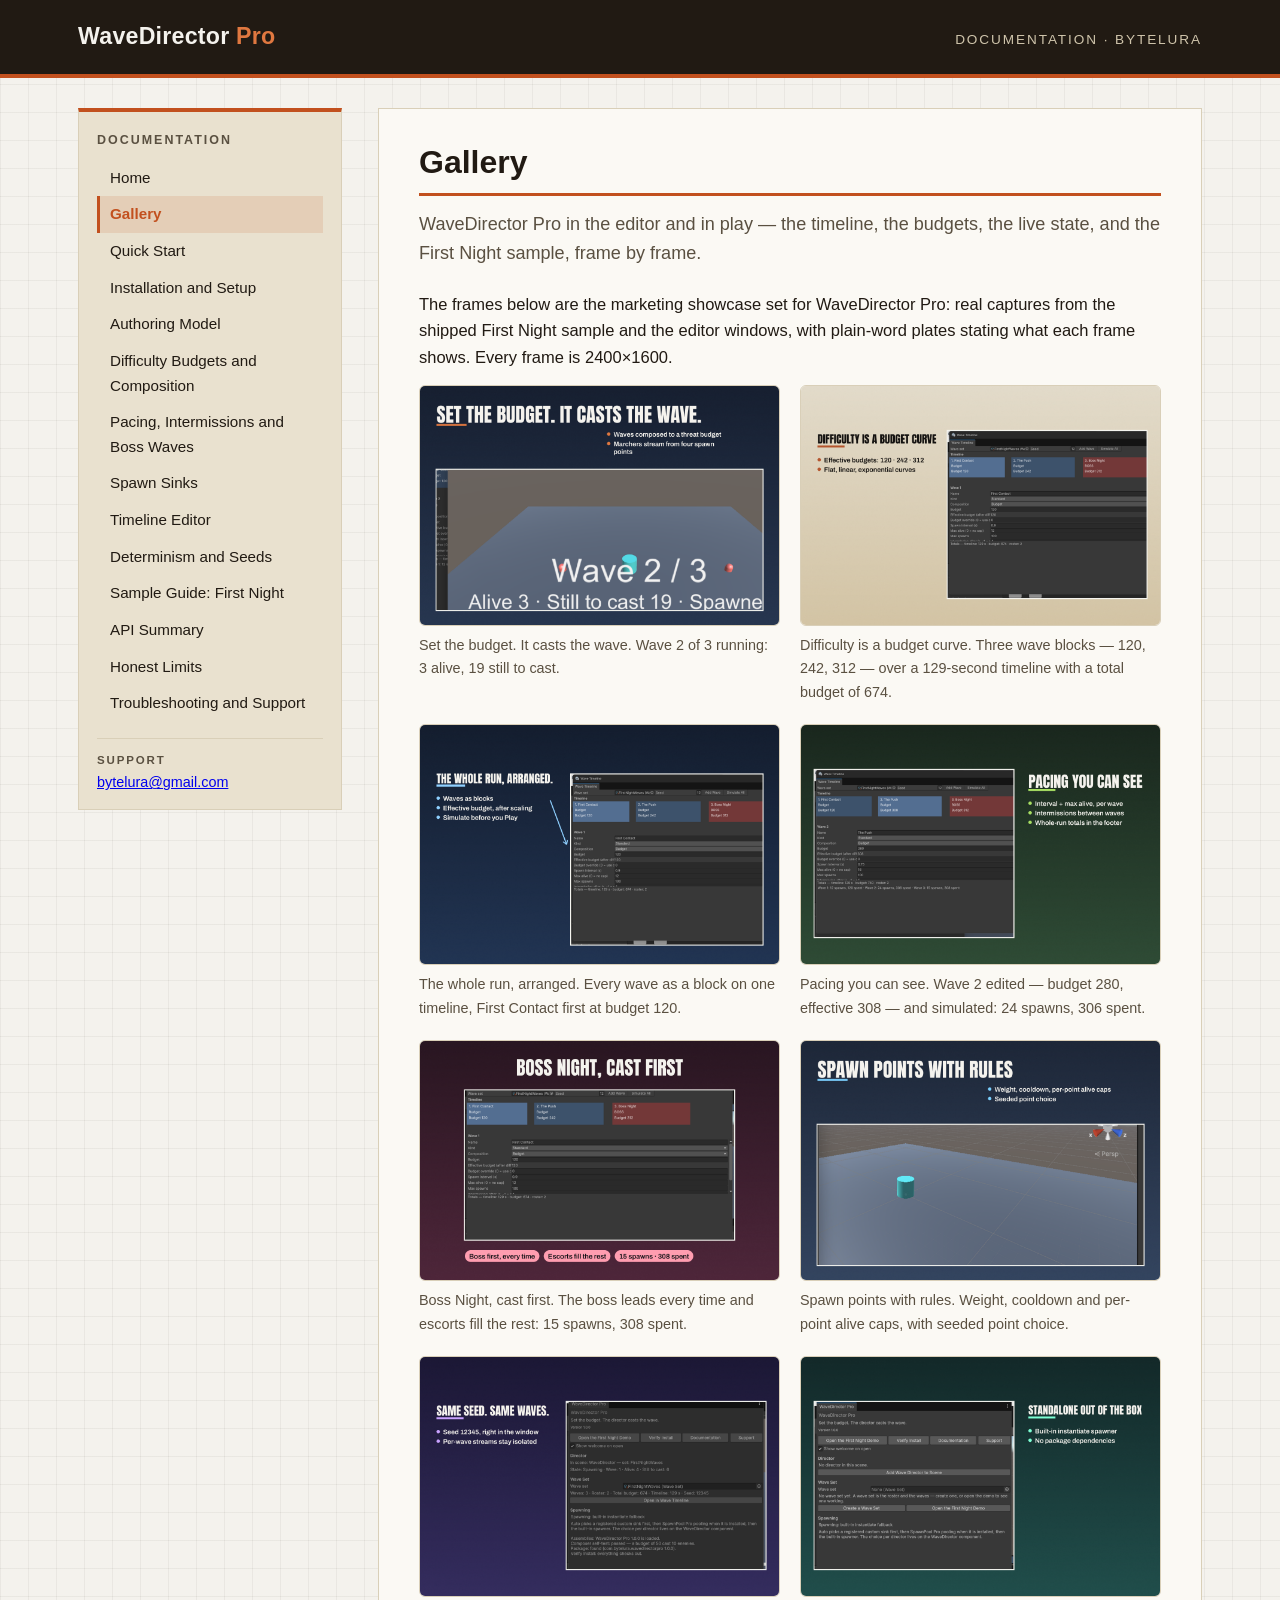
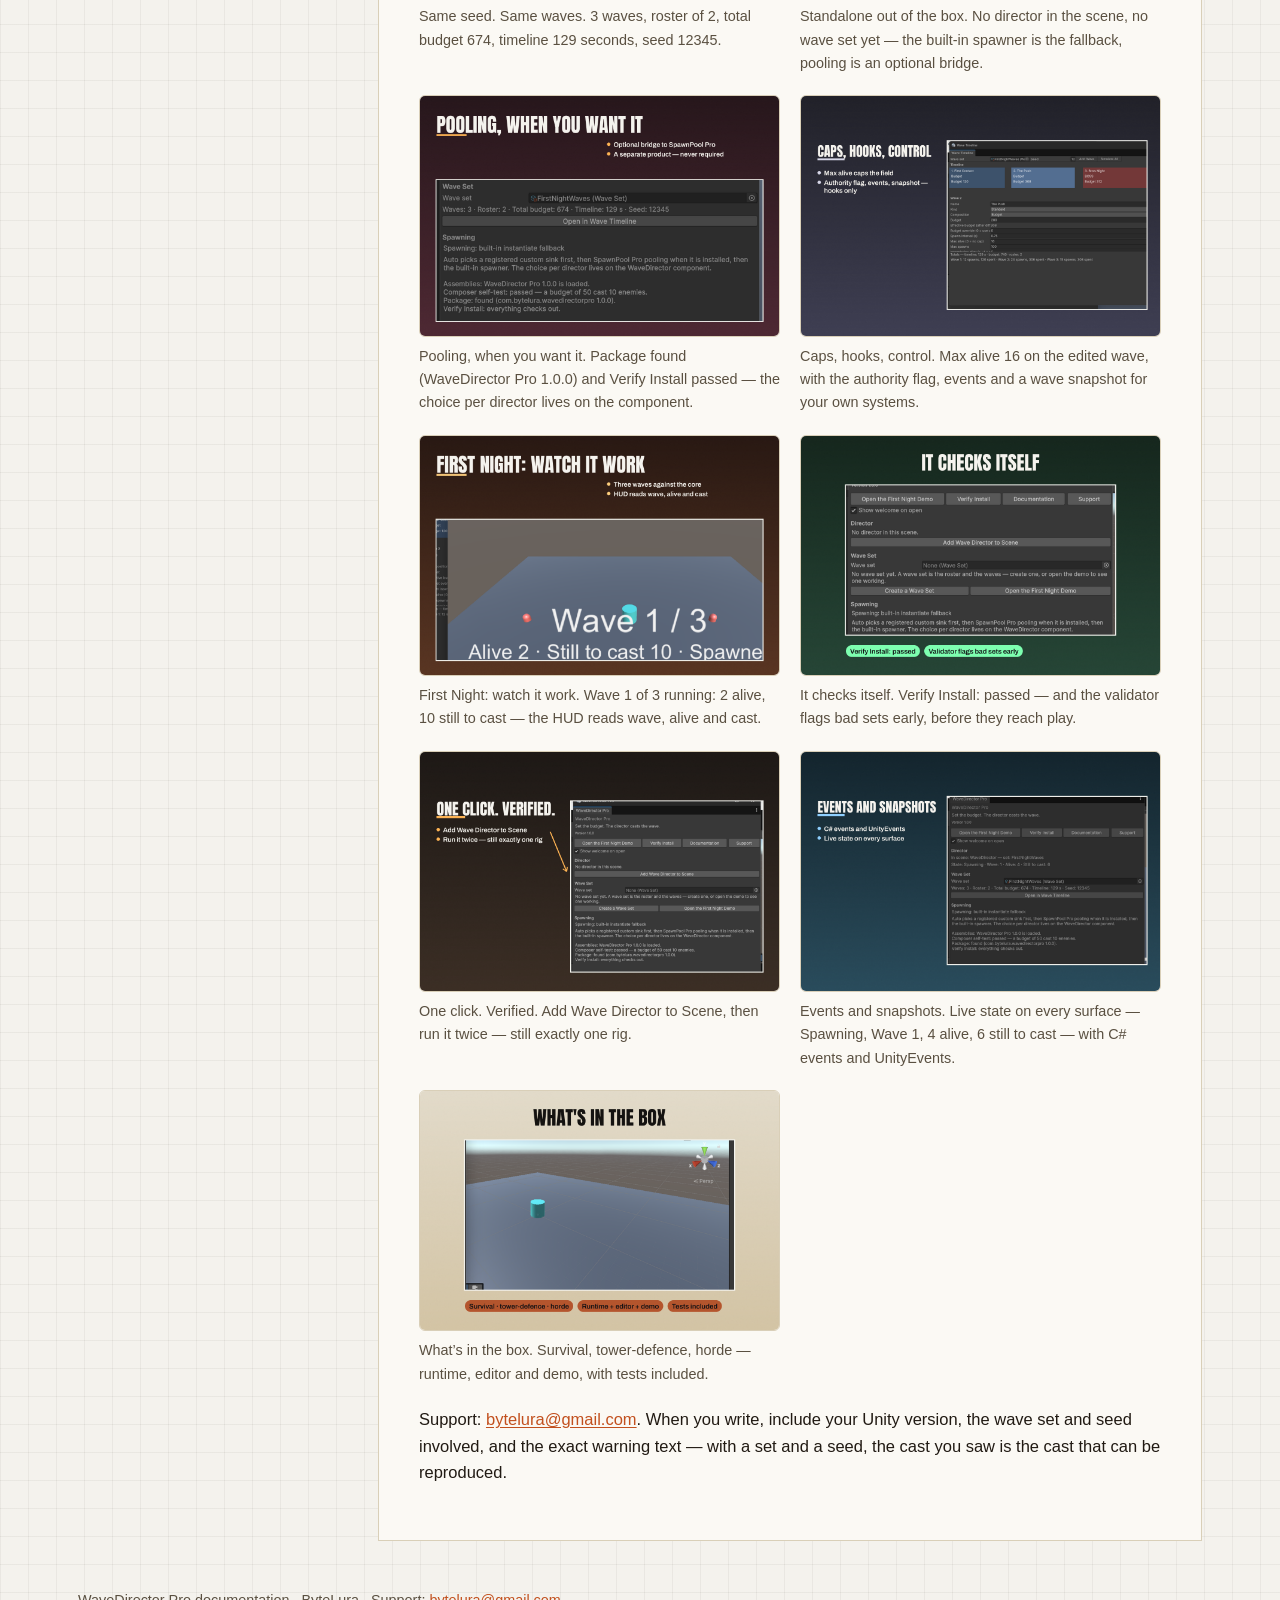
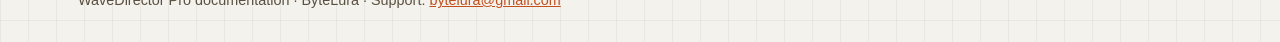
<file: gallery.html>
<!DOCTYPE html>
<html lang="en">
<head>
<meta charset="utf-8">
<meta name="viewport" content="width=device-width, initial-scale=1">
<title>Gallery - WaveDirector Pro Documentation - ByteLura</title>
<link rel="stylesheet" href="style.css">
</head>
<body>
<header class="site-header">
  <div class="header-inner">
    <div class="wordmark">WaveDirector <span class="accent">Pro</span></div>
    <div class="header-meta">Documentation &middot; ByteLura</div>
  </div>
</header>
<div class="layout">
  <nav class="sidebar" aria-label="Documentation">
    <h2 class="nav-title">Documentation</h2>
    <ul class="nav-list">
<li><a href="index.html">Home</a></li>
<li><a href="gallery.html" class="active" aria-current="page">Gallery</a></li>
<li><a href="quick-start.html">Quick Start</a></li>
<li><a href="installation-and-setup.html">Installation and Setup</a></li>
<li><a href="authoring-model.html">Authoring Model</a></li>
<li><a href="difficulty-budgets-and-composition.html">Difficulty Budgets and Composition</a></li>
<li><a href="pacing-intermissions-and-boss-waves.html">Pacing, Intermissions and Boss Waves</a></li>
<li><a href="spawn-sinks.html">Spawn Sinks</a></li>
<li><a href="timeline-editor.html">Timeline Editor</a></li>
<li><a href="determinism-and-seeds.html">Determinism and Seeds</a></li>
<li><a href="sample-guide-first-night.html">Sample Guide: First Night</a></li>
<li><a href="api-summary.html">API Summary</a></li>
<li><a href="honest-limits.html">Honest Limits</a></li>
<li><a href="troubleshooting-and-support.html">Troubleshooting and Support</a></li>
    </ul>
    <div class="side-support">
      <span class="side-support-label">Support</span>
      <a href="mailto:bytelura@gmail.com">bytelura@gmail.com</a>
    </div>
  </nav>
  <main class="content">
    <h1>Gallery</h1>
<p class="lead">WaveDirector Pro in the editor and in play &mdash; the timeline, the budgets, the live state, and the First Night sample, frame by frame.</p>
<p>The frames below are the marketing showcase set for WaveDirector Pro: real captures from the shipped First Night sample and the editor windows, with plain-word plates stating what each frame shows. Every frame is 2400&times;1600.</p>
<div class="doc-gallery">
<figure class="doc-shot">
  <img src="images/showcase-01.png" alt="Set the budget. It casts the wave — the First Night sample in Play Mode during Wave 2 of 3, with the on-screen readout showing 3 enemies alive and 19 still to cast">
  <figcaption>Set the budget. It casts the wave. Wave 2 of 3 running: 3 alive, 19 still to cast.</figcaption>
</figure>
<figure class="doc-shot">
  <img src="images/showcase-02.png" alt="Difficulty is a budget curve — the Wave Timeline editor showing three wave blocks with budgets 120, 242 and 312, and totals of 129 seconds, budget 674 and a roster of 2">
  <figcaption>Difficulty is a budget curve. Three wave blocks — 120, 242, 312 — over a 129-second timeline with a total budget of 674.</figcaption>
</figure>
<figure class="doc-shot">
  <img src="images/showcase-03.png" alt="The whole run, arranged — the full Wave Timeline with all three waves visible, First Contact with a budget of 120 first">
  <figcaption>The whole run, arranged. Every wave as a block on one timeline, First Contact first at budget 120.</figcaption>
</figure>
<figure class="doc-shot">
  <img src="images/showcase-04.png" alt="Pacing you can see — the Wave Timeline editor with Wave 2, The Push, edited to budget 280 and an effective budget of 308, with 24 spawns and 306 spent">
  <figcaption>Pacing you can see. Wave 2 edited — budget 280, effective 308 — and simulated: 24 spawns, 306 spent.</figcaption>
</figure>
<figure class="doc-shot">
  <img src="images/showcase-05.png" alt="Boss Night, cast first — the Boss Night wave block on the timeline, with the boss first every time and escorts filling the rest, 15 spawns and 308 spent">
  <figcaption>Boss Night, cast first. The boss leads every time and escorts fill the rest: 15 spawns, 308 spent.</figcaption>
</figure>
<figure class="doc-shot">
  <img src="images/showcase-06.png" alt="Spawn points with rules — a spawn-point cylinder in the Scene view, with weight, cooldown and per-point alive caps, and seeded point choice">
  <figcaption>Spawn points with rules. Weight, cooldown and per-point alive caps, with seeded point choice.</figcaption>
</figure>
<figure class="doc-shot">
  <img src="images/showcase-07.png" alt="Same seed. Same waves — the WaveDirector Pro home window showing 3 waves, a roster of 2, a total budget of 674, a 129-second timeline and seed 12345">
  <figcaption>Same seed. Same waves. 3 waves, roster of 2, total budget 674, timeline 129 seconds, seed 12345.</figcaption>
</figure>
<figure class="doc-shot">
  <img src="images/showcase-08.png" alt="Standalone out of the box — the welcome window reporting no director in the scene and no wave set yet, with the built-in instantiate fallback as the spawning path">
  <figcaption>Standalone out of the box. No director in the scene, no wave set yet — the built-in spawner is the fallback, pooling is an optional bridge.</figcaption>
</figure>
<figure class="doc-shot">
  <img src="images/showcase-09.png" alt="Pooling, when you want it — the welcome window status lines reporting the WaveDirector Pro 1.0.0 package found and Verify Install passed">
  <figcaption>Pooling, when you want it. Package found (WaveDirector Pro 1.0.0) and Verify Install passed — the choice per director lives on the component.</figcaption>
</figure>
<figure class="doc-shot">
  <img src="images/showcase-10.png" alt="Caps, hooks, control — the Wave Timeline editor with Wave 2 selected and max alive 16 legible, with the spawn-authority flag, events and snapshot hooks">
  <figcaption>Caps, hooks, control. Max alive 16 on the edited wave, with the authority flag, events and a wave snapshot for your own systems.</figcaption>
</figure>
<figure class="doc-shot">
  <img src="images/showcase-11.png" alt="First Night: watch it work — the First Night sample in Play Mode during Wave 1 of 3, with the on-screen readout showing 2 enemies alive and 10 still to cast">
  <figcaption>First Night: watch it work. Wave 1 of 3 running: 2 alive, 10 still to cast — the HUD reads wave, alive and cast.</figcaption>
</figure>
<figure class="doc-shot">
  <img src="images/showcase-12.png" alt="It checks itself — the WaveDirector Pro window with the Verify Install button, which reports passed, and the validator flagging bad sets early">
  <figcaption>It checks itself. Verify Install: passed — and the validator flags bad sets early, before they reach play.</figcaption>
</figure>
<figure class="doc-shot">
  <img src="images/showcase-13.png" alt="One click. Verified — the Add Wave Director to Scene button in the editor window, with Verify Install reporting everything checks out">
  <figcaption>One click. Verified. Add Wave Director to Scene, then run it twice — still exactly one rig.</figcaption>
</figure>
<figure class="doc-shot">
  <img src="images/showcase-14.png" alt="Events and snapshots — the home window reporting live state as Spawning on Wave 1 with 4 enemies alive and 6 still to cast">
  <figcaption>Events and snapshots. Live state on every surface — Spawning, Wave 1, 4 alive, 6 still to cast — with C# events and UnityEvents.</figcaption>
</figure>
<figure class="doc-shot">
  <img src="images/showcase-15.png" alt="What's in the box — a Scene view with a single spawn-point cylinder, for survival, tower-defence and horde games, with runtime, editor and demo plus tests included">
  <figcaption>What&rsquo;s in the box. Survival, tower-defence, horde — runtime, editor and demo, with tests included.</figcaption>
</figure>
</div>
<p>Support: <a href="mailto:bytelura@gmail.com">bytelura@gmail.com</a>. When you write, include your Unity version, the wave set and seed involved, and the exact warning text &mdash; with a set and a seed, the cast you saw is the cast that can be reproduced.</p>
  </main>
</div>
<footer class="site-footer">
  WaveDirector Pro documentation &middot; ByteLura &middot; Support: <a href="mailto:bytelura@gmail.com">bytelura@gmail.com</a>
</footer>
</body>
</html>
</file>
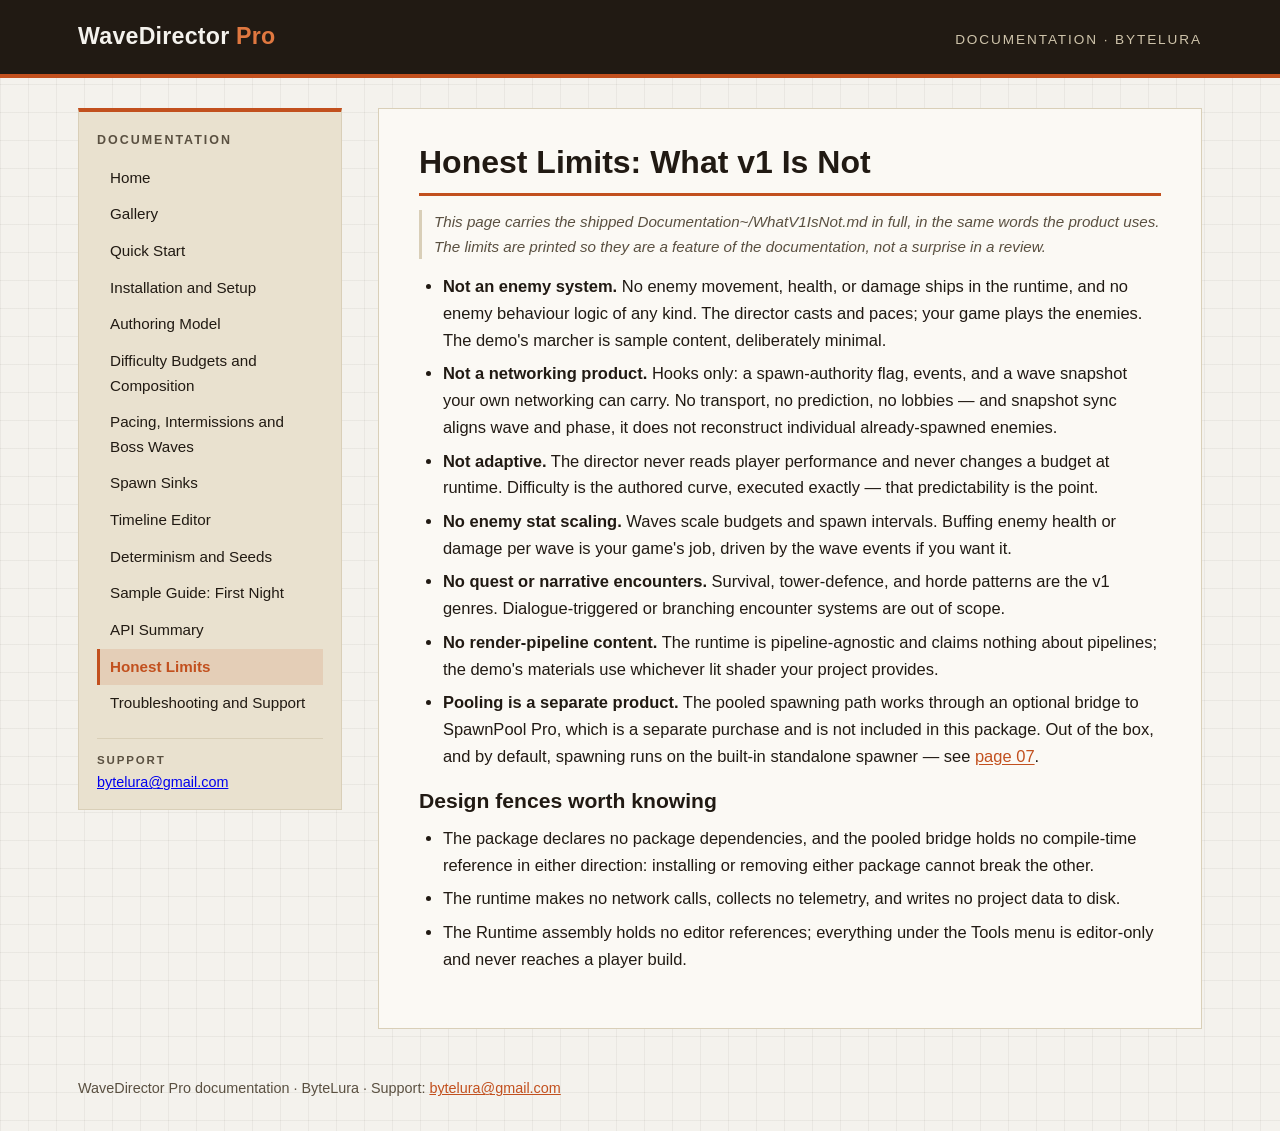
<file: honest-limits.html>
<!DOCTYPE html>
<html lang="en">
<head>
<meta charset="utf-8">
<meta name="viewport" content="width=device-width, initial-scale=1">
<title>Honest Limits - WaveDirector Pro Documentation - ByteLura</title>
<link rel="stylesheet" href="style.css">
</head>
<body>
<header class="site-header">
  <div class="header-inner">
    <div class="wordmark">WaveDirector <span class="accent">Pro</span></div>
    <div class="header-meta">Documentation &middot; ByteLura</div>
  </div>
</header>
<div class="layout">
  <nav class="sidebar" aria-label="Documentation">
    <h2 class="nav-title">Documentation</h2>
    <ul class="nav-list">
<li><a href="index.html">Home</a></li>
<li><a href="gallery.html">Gallery</a></li>
<li><a href="quick-start.html">Quick Start</a></li>
<li><a href="installation-and-setup.html">Installation and Setup</a></li>
<li><a href="authoring-model.html">Authoring Model</a></li>
<li><a href="difficulty-budgets-and-composition.html">Difficulty Budgets and Composition</a></li>
<li><a href="pacing-intermissions-and-boss-waves.html">Pacing, Intermissions and Boss Waves</a></li>
<li><a href="spawn-sinks.html">Spawn Sinks</a></li>
<li><a href="timeline-editor.html">Timeline Editor</a></li>
<li><a href="determinism-and-seeds.html">Determinism and Seeds</a></li>
<li><a href="sample-guide-first-night.html">Sample Guide: First Night</a></li>
<li><a href="api-summary.html">API Summary</a></li>
<li><a href="honest-limits.html" class="active" aria-current="page">Honest Limits</a></li>
<li><a href="troubleshooting-and-support.html">Troubleshooting and Support</a></li>
    </ul>
    <div class="side-support">
      <span class="side-support-label">Support</span>
      <a href="mailto:bytelura@gmail.com">bytelura@gmail.com</a>
    </div>
  </nav>
  <main class="content">
    <h1>Honest Limits: What v1 Is Not</h1>
<p class="source-note">This page carries the shipped Documentation~/WhatV1IsNot.md in full, in the same words the product uses. The limits are printed so they are a feature of the documentation, not a surprise in a review.</p>
<ul>
<li><strong>Not an enemy system.</strong> No enemy movement, health, or damage ships in the runtime, and no enemy behaviour logic of any kind. The director casts and paces; your game plays the enemies. The demo's marcher is sample content, deliberately minimal.</li>
<li><strong>Not a networking product.</strong> Hooks only: a spawn-authority flag, events, and a wave snapshot your own networking can carry. No transport, no prediction, no lobbies — and snapshot sync aligns wave and phase, it does not reconstruct individual already-spawned enemies.</li>
<li><strong>Not adaptive.</strong> The director never reads player performance and never changes a budget at runtime. Difficulty is the authored curve, executed exactly — that predictability is the point.</li>
<li><strong>No enemy stat scaling.</strong> Waves scale budgets and spawn intervals. Buffing enemy health or damage per wave is your game's job, driven by the wave events if you want it.</li>
<li><strong>No quest or narrative encounters.</strong> Survival, tower-defence, and horde patterns are the v1 genres. Dialogue-triggered or branching encounter systems are out of scope.</li>
<li><strong>No render-pipeline content.</strong> The runtime is pipeline-agnostic and claims nothing about pipelines; the demo's materials use whichever lit shader your project provides.</li>
<li><strong>Pooling is a separate product.</strong> The pooled spawning path works through an optional bridge to SpawnPool Pro, which is a separate purchase and is not included in this package. Out of the box, and by default, spawning runs on the built-in standalone spawner — see <a href="spawn-sinks.html">page 07</a>.</li>
</ul>
<h2>Design fences worth knowing</h2>
<ul>
<li>The package declares no package dependencies, and the pooled bridge holds no compile-time reference in either direction: installing or removing either package cannot break the other.</li>
<li>The runtime makes no network calls, collects no telemetry, and writes no project data to disk.</li>
<li>The Runtime assembly holds no editor references; everything under the Tools menu is editor-only and never reaches a player build.</li>
</ul>
  </main>
</div>
<footer class="site-footer">
  WaveDirector Pro documentation &middot; ByteLura &middot; Support: <a href="mailto:bytelura@gmail.com">bytelura@gmail.com</a>
</footer>
</body>
</html>
</file>
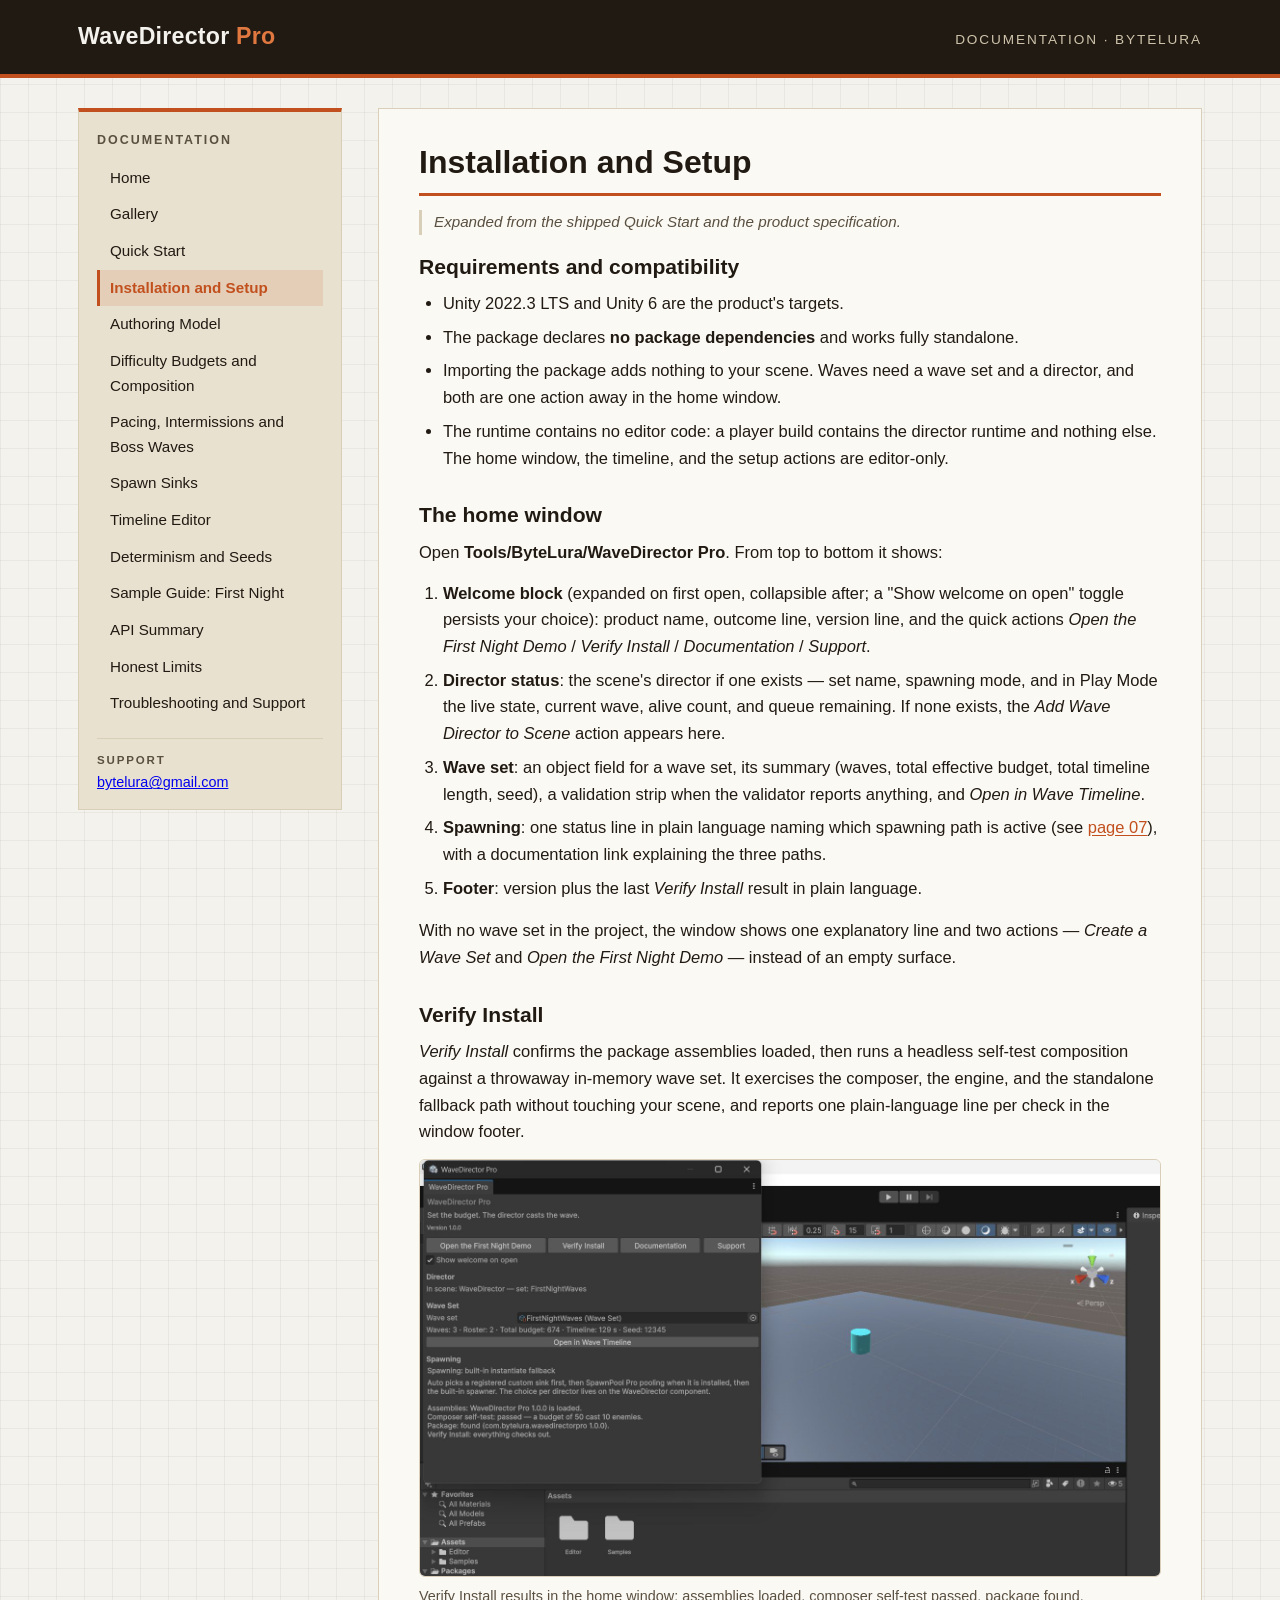
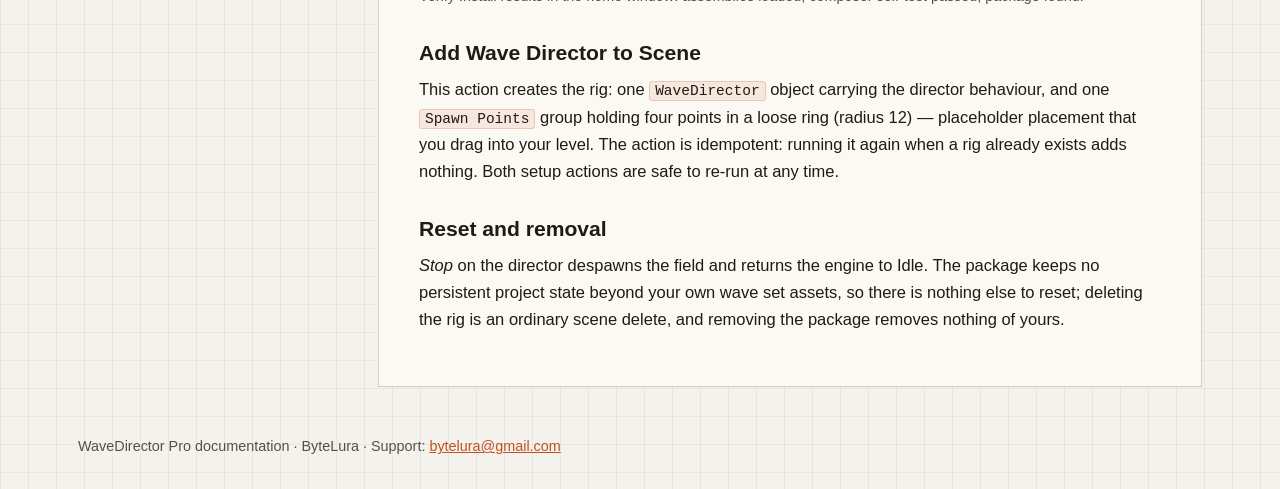
<file: installation-and-setup.html>
<!DOCTYPE html>
<html lang="en">
<head>
<meta charset="utf-8">
<meta name="viewport" content="width=device-width, initial-scale=1">
<title>Installation and Setup - WaveDirector Pro Documentation - ByteLura</title>
<link rel="stylesheet" href="style.css">
</head>
<body>
<header class="site-header">
  <div class="header-inner">
    <div class="wordmark">WaveDirector <span class="accent">Pro</span></div>
    <div class="header-meta">Documentation &middot; ByteLura</div>
  </div>
</header>
<div class="layout">
  <nav class="sidebar" aria-label="Documentation">
    <h2 class="nav-title">Documentation</h2>
    <ul class="nav-list">
<li><a href="index.html">Home</a></li>
<li><a href="gallery.html">Gallery</a></li>
<li><a href="quick-start.html">Quick Start</a></li>
<li><a href="installation-and-setup.html" class="active" aria-current="page">Installation and Setup</a></li>
<li><a href="authoring-model.html">Authoring Model</a></li>
<li><a href="difficulty-budgets-and-composition.html">Difficulty Budgets and Composition</a></li>
<li><a href="pacing-intermissions-and-boss-waves.html">Pacing, Intermissions and Boss Waves</a></li>
<li><a href="spawn-sinks.html">Spawn Sinks</a></li>
<li><a href="timeline-editor.html">Timeline Editor</a></li>
<li><a href="determinism-and-seeds.html">Determinism and Seeds</a></li>
<li><a href="sample-guide-first-night.html">Sample Guide: First Night</a></li>
<li><a href="api-summary.html">API Summary</a></li>
<li><a href="honest-limits.html">Honest Limits</a></li>
<li><a href="troubleshooting-and-support.html">Troubleshooting and Support</a></li>
    </ul>
    <div class="side-support">
      <span class="side-support-label">Support</span>
      <a href="mailto:bytelura@gmail.com">bytelura@gmail.com</a>
    </div>
  </nav>
  <main class="content">
    <h1>Installation and Setup</h1>
<p class="source-note">Expanded from the shipped Quick Start and the product specification.</p>
<h2>Requirements and compatibility</h2>
<ul>
<li>Unity 2022.3 LTS and Unity 6 are the product's targets.</li>
<li>The package declares <strong>no package dependencies</strong> and works fully standalone.</li>
<li>Importing the package adds nothing to your scene. Waves need a wave set and a director, and both are one action away in the home window.</li>
<li>The runtime contains no editor code: a player build contains the director runtime and nothing else. The home window, the timeline, and the setup actions are editor-only.</li>
</ul>
<h2>The home window</h2>
<p>Open <strong>Tools/ByteLura/WaveDirector Pro</strong>. From top to bottom it shows:</p>
<ol>
<li><strong>Welcome block</strong> (expanded on first open, collapsible after; a "Show welcome on open" toggle persists your choice): product name, outcome line, version line, and the quick actions <em>Open the First Night Demo</em> / <em>Verify Install</em> / <em>Documentation</em> / <em>Support</em>.</li>
<li><strong>Director status</strong>: the scene's director if one exists — set name, spawning mode, and in Play Mode the live state, current wave, alive count, and queue remaining. If none exists, the <em>Add Wave Director to Scene</em> action appears here.</li>
<li><strong>Wave set</strong>: an object field for a wave set, its summary (waves, total effective budget, total timeline length, seed), a validation strip when the validator reports anything, and <em>Open in Wave Timeline</em>.</li>
<li><strong>Spawning</strong>: one status line in plain language naming which spawning path is active (see <a href="spawn-sinks.html">page 07</a>), with a documentation link explaining the three paths.</li>
<li><strong>Footer</strong>: version plus the last <em>Verify Install</em> result in plain language.</li>
</ol>
<p>With no wave set in the project, the window shows one explanatory line and two actions — <em>Create a Wave Set</em> and <em>Open the First Night Demo</em> — instead of an empty surface.</p>
<h2>Verify Install</h2>
<p><em>Verify Install</em> confirms the package assemblies loaded, then runs a headless self-test composition against a throwaway in-memory wave set. It exercises the composer, the engine, and the standalone fallback path without touching your scene, and reports one plain-language line per check in the window footer.</p>
<figure class="doc-shot">
  <img src="images/window-verify.jpg" alt="The WaveDirector Pro home window after running Verify Install, with the check results listed at the bottom of the window, ending with everything checks out">
  <figcaption>Verify Install results in the home window: assemblies loaded, composer self-test passed, package found.</figcaption>
</figure>
<h2>Add Wave Director to Scene</h2>
<p>This action creates the rig: one <code>WaveDirector</code> object carrying the director behaviour, and one <code>Spawn Points</code> group holding four points in a loose ring (radius 12) — placeholder placement that you drag into your level. The action is idempotent: running it again when a rig already exists adds nothing. Both setup actions are safe to re-run at any time.</p>
<h2>Reset and removal</h2>
<p><em>Stop</em> on the director despawns the field and returns the engine to Idle. The package keeps no persistent project state beyond your own wave set assets, so there is nothing else to reset; deleting the rig is an ordinary scene delete, and removing the package removes nothing of yours.</p>
  </main>
</div>
<footer class="site-footer">
  WaveDirector Pro documentation &middot; ByteLura &middot; Support: <a href="mailto:bytelura@gmail.com">bytelura@gmail.com</a>
</footer>
</body>
</html>
</file>
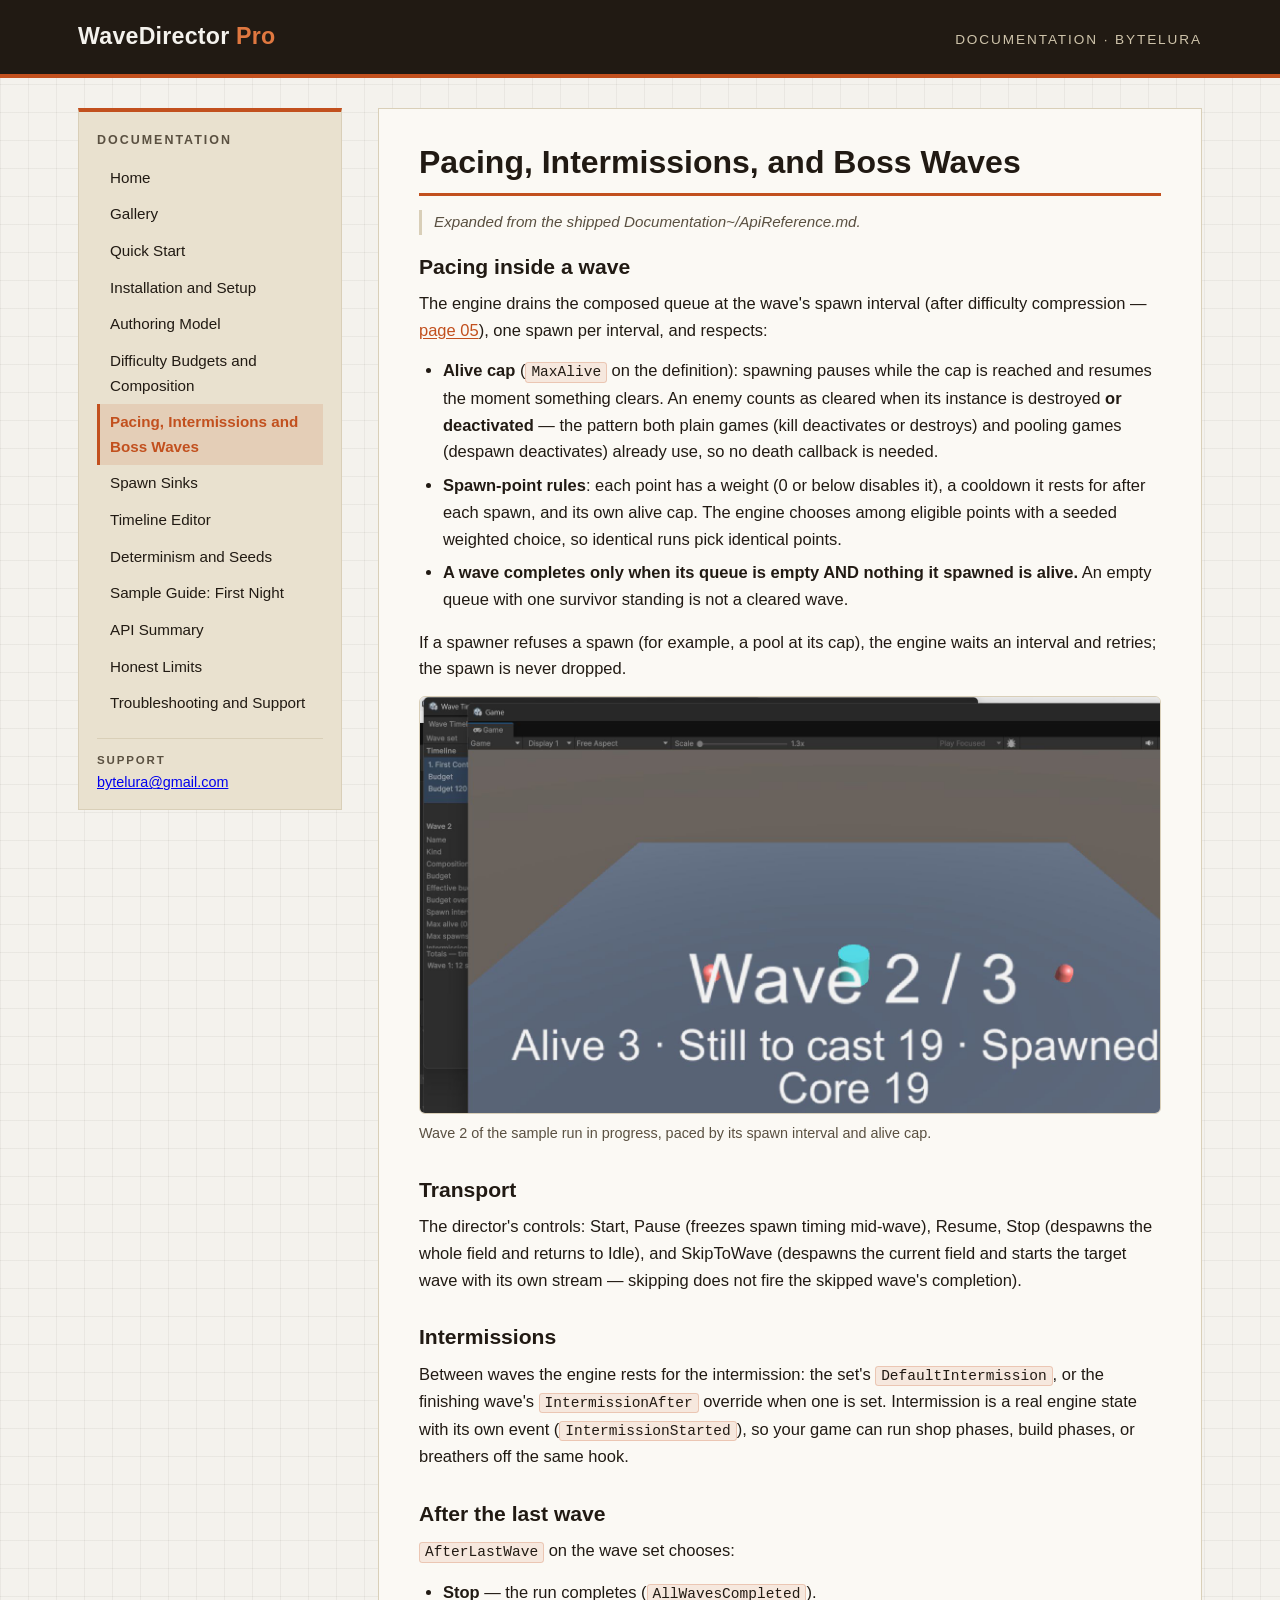
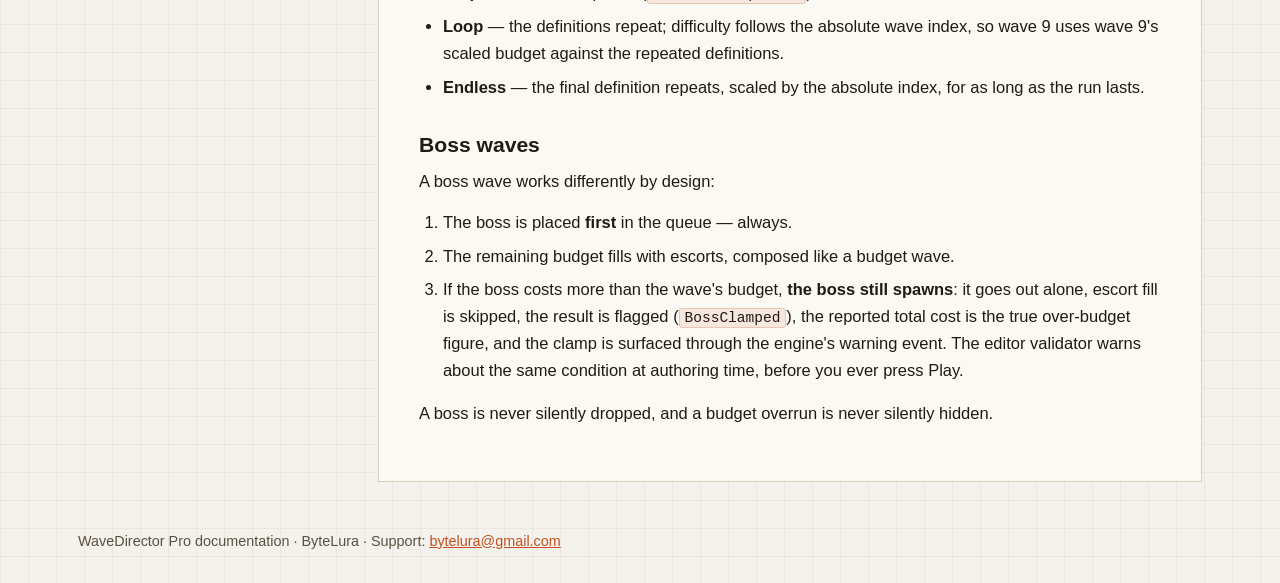
<file: pacing-intermissions-and-boss-waves.html>
<!DOCTYPE html>
<html lang="en">
<head>
<meta charset="utf-8">
<meta name="viewport" content="width=device-width, initial-scale=1">
<title>Pacing, Intermissions and Boss Waves - WaveDirector Pro Documentation - ByteLura</title>
<link rel="stylesheet" href="style.css">
</head>
<body>
<header class="site-header">
  <div class="header-inner">
    <div class="wordmark">WaveDirector <span class="accent">Pro</span></div>
    <div class="header-meta">Documentation &middot; ByteLura</div>
  </div>
</header>
<div class="layout">
  <nav class="sidebar" aria-label="Documentation">
    <h2 class="nav-title">Documentation</h2>
    <ul class="nav-list">
<li><a href="index.html">Home</a></li>
<li><a href="gallery.html">Gallery</a></li>
<li><a href="quick-start.html">Quick Start</a></li>
<li><a href="installation-and-setup.html">Installation and Setup</a></li>
<li><a href="authoring-model.html">Authoring Model</a></li>
<li><a href="difficulty-budgets-and-composition.html">Difficulty Budgets and Composition</a></li>
<li><a href="pacing-intermissions-and-boss-waves.html" class="active" aria-current="page">Pacing, Intermissions and Boss Waves</a></li>
<li><a href="spawn-sinks.html">Spawn Sinks</a></li>
<li><a href="timeline-editor.html">Timeline Editor</a></li>
<li><a href="determinism-and-seeds.html">Determinism and Seeds</a></li>
<li><a href="sample-guide-first-night.html">Sample Guide: First Night</a></li>
<li><a href="api-summary.html">API Summary</a></li>
<li><a href="honest-limits.html">Honest Limits</a></li>
<li><a href="troubleshooting-and-support.html">Troubleshooting and Support</a></li>
    </ul>
    <div class="side-support">
      <span class="side-support-label">Support</span>
      <a href="mailto:bytelura@gmail.com">bytelura@gmail.com</a>
    </div>
  </nav>
  <main class="content">
    <h1>Pacing, Intermissions, and Boss Waves</h1>
<p class="source-note">Expanded from the shipped Documentation~/ApiReference.md.</p>
<h2>Pacing inside a wave</h2>
<p>The engine drains the composed queue at the wave's spawn interval (after difficulty compression — <a href="difficulty-budgets-and-composition.html">page 05</a>), one spawn per interval, and respects:</p>
<ul>
<li><strong>Alive cap</strong> (<code>MaxAlive</code> on the definition): spawning pauses while the cap is reached and resumes the moment something clears. An enemy counts as cleared when its instance is destroyed <strong>or deactivated</strong> — the pattern both plain games (kill deactivates or destroys) and pooling games (despawn deactivates) already use, so no death callback is needed.</li>
<li><strong>Spawn-point rules</strong>: each point has a weight (0 or below disables it), a cooldown it rests for after each spawn, and its own alive cap. The engine chooses among eligible points with a seeded weighted choice, so identical runs pick identical points.</li>
<li><strong>A wave completes only when its queue is empty AND nothing it spawned is alive.</strong> An empty queue with one survivor standing is not a cleared wave.</li>
</ul>
<p>If a spawner refuses a spawn (for example, a pool at its cap), the engine waits an interval and retries; the spawn is never dropped.</p>
<figure class="doc-shot">
  <img src="images/game-wave2.jpg" alt="The sample scene in Play Mode during Wave 2 of 3, with the on-screen readout showing three enemies alive and nineteen still to cast">
  <figcaption>Wave 2 of the sample run in progress, paced by its spawn interval and alive cap.</figcaption>
</figure>
<h2>Transport</h2>
<p>The director's controls: Start, Pause (freezes spawn timing mid-wave), Resume, Stop (despawns the whole field and returns to Idle), and SkipToWave (despawns the current field and starts the target wave with its own stream — skipping does not fire the skipped wave's completion).</p>
<h2>Intermissions</h2>
<p>Between waves the engine rests for the intermission: the set's <code>DefaultIntermission</code>, or the finishing wave's <code>IntermissionAfter</code> override when one is set. Intermission is a real engine state with its own event (<code>IntermissionStarted</code>), so your game can run shop phases, build phases, or breathers off the same hook.</p>
<h2>After the last wave</h2>
<p><code>AfterLastWave</code> on the wave set chooses:</p>
<ul>
<li><strong>Stop</strong> — the run completes (<code>AllWavesCompleted</code>).</li>
<li><strong>Loop</strong> — the definitions repeat; difficulty follows the absolute wave index, so wave 9 uses wave 9's scaled budget against the repeated definitions.</li>
<li><strong>Endless</strong> — the final definition repeats, scaled by the absolute index, for as long as the run lasts.</li>
</ul>
<h2>Boss waves</h2>
<p>A boss wave works differently by design:</p>
<ol>
<li>The boss is placed <strong>first</strong> in the queue — always.</li>
<li>The remaining budget fills with escorts, composed like a budget wave.</li>
<li>If the boss costs more than the wave's budget, <strong>the boss still spawns</strong>: it goes out alone, escort fill is skipped, the result is flagged (<code>BossClamped</code>), the reported total cost is the true over-budget figure, and the clamp is surfaced through the engine's warning event. The editor validator warns about the same condition at authoring time, before you ever press Play.</li>
</ol>
<p>A boss is never silently dropped, and a budget overrun is never silently hidden.</p>
  </main>
</div>
<footer class="site-footer">
  WaveDirector Pro documentation &middot; ByteLura &middot; Support: <a href="mailto:bytelura@gmail.com">bytelura@gmail.com</a>
</footer>
</body>
</html>
</file>
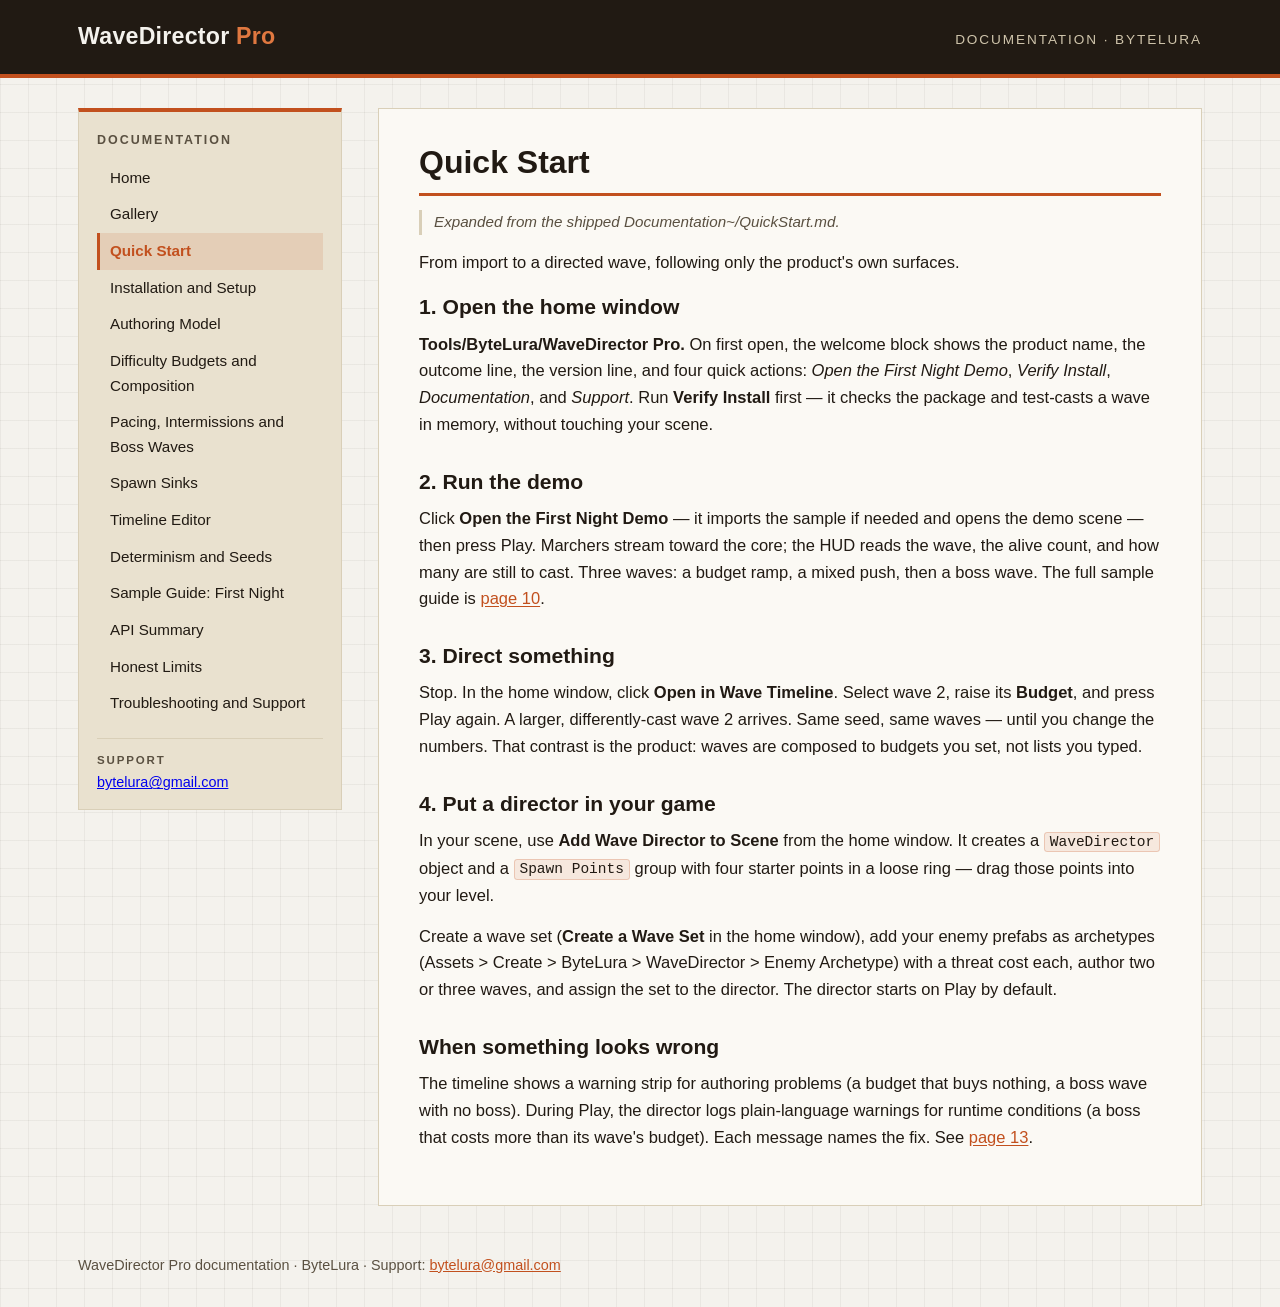
<file: quick-start.html>
<!DOCTYPE html>
<html lang="en">
<head>
<meta charset="utf-8">
<meta name="viewport" content="width=device-width, initial-scale=1">
<title>Quick Start - WaveDirector Pro Documentation - ByteLura</title>
<link rel="stylesheet" href="style.css">
</head>
<body>
<header class="site-header">
  <div class="header-inner">
    <div class="wordmark">WaveDirector <span class="accent">Pro</span></div>
    <div class="header-meta">Documentation &middot; ByteLura</div>
  </div>
</header>
<div class="layout">
  <nav class="sidebar" aria-label="Documentation">
    <h2 class="nav-title">Documentation</h2>
    <ul class="nav-list">
<li><a href="index.html">Home</a></li>
<li><a href="gallery.html">Gallery</a></li>
<li><a href="quick-start.html" class="active" aria-current="page">Quick Start</a></li>
<li><a href="installation-and-setup.html">Installation and Setup</a></li>
<li><a href="authoring-model.html">Authoring Model</a></li>
<li><a href="difficulty-budgets-and-composition.html">Difficulty Budgets and Composition</a></li>
<li><a href="pacing-intermissions-and-boss-waves.html">Pacing, Intermissions and Boss Waves</a></li>
<li><a href="spawn-sinks.html">Spawn Sinks</a></li>
<li><a href="timeline-editor.html">Timeline Editor</a></li>
<li><a href="determinism-and-seeds.html">Determinism and Seeds</a></li>
<li><a href="sample-guide-first-night.html">Sample Guide: First Night</a></li>
<li><a href="api-summary.html">API Summary</a></li>
<li><a href="honest-limits.html">Honest Limits</a></li>
<li><a href="troubleshooting-and-support.html">Troubleshooting and Support</a></li>
    </ul>
    <div class="side-support">
      <span class="side-support-label">Support</span>
      <a href="mailto:bytelura@gmail.com">bytelura@gmail.com</a>
    </div>
  </nav>
  <main class="content">
    <h1>Quick Start</h1>
<p class="source-note">Expanded from the shipped Documentation~/QuickStart.md.</p>
<p>From import to a directed wave, following only the product's own surfaces.</p>
<h2>1. Open the home window</h2>
<p><strong>Tools/ByteLura/WaveDirector Pro.</strong> On first open, the welcome block shows the product name, the outcome line, the version line, and four quick actions: <em>Open the First Night Demo</em>, <em>Verify Install</em>, <em>Documentation</em>, and <em>Support</em>. Run <strong>Verify Install</strong> first — it checks the package and test-casts a wave in memory, without touching your scene.</p>
<h2>2. Run the demo</h2>
<p>Click <strong>Open the First Night Demo</strong> — it imports the sample if needed and opens the demo scene — then press Play. Marchers stream toward the core; the HUD reads the wave, the alive count, and how many are still to cast. Three waves: a budget ramp, a mixed push, then a boss wave. The full sample guide is <a href="sample-guide-first-night.html">page 10</a>.</p>
<h2>3. Direct something</h2>
<p>Stop. In the home window, click <strong>Open in Wave Timeline</strong>. Select wave 2, raise its <strong>Budget</strong>, and press Play again. A larger, differently-cast wave 2 arrives. Same seed, same waves — until you change the numbers. That contrast is the product: waves are composed to budgets you set, not lists you typed.</p>
<h2>4. Put a director in your game</h2>
<p>In your scene, use <strong>Add Wave Director to Scene</strong> from the home window. It creates a <code>WaveDirector</code> object and a <code>Spawn Points</code> group with four starter points in a loose ring — drag those points into your level.</p>
<p>Create a wave set (<strong>Create a Wave Set</strong> in the home window), add your enemy prefabs as archetypes (Assets &gt; Create &gt; ByteLura &gt; WaveDirector &gt; Enemy Archetype) with a threat cost each, author two or three waves, and assign the set to the director. The director starts on Play by default.</p>
<h2>When something looks wrong</h2>
<p>The timeline shows a warning strip for authoring problems (a budget that buys nothing, a boss wave with no boss). During Play, the director logs plain-language warnings for runtime conditions (a boss that costs more than its wave's budget). Each message names the fix. See <a href="troubleshooting-and-support.html">page 13</a>.</p>
  </main>
</div>
<footer class="site-footer">
  WaveDirector Pro documentation &middot; ByteLura &middot; Support: <a href="mailto:bytelura@gmail.com">bytelura@gmail.com</a>
</footer>
</body>
</html>
</file>
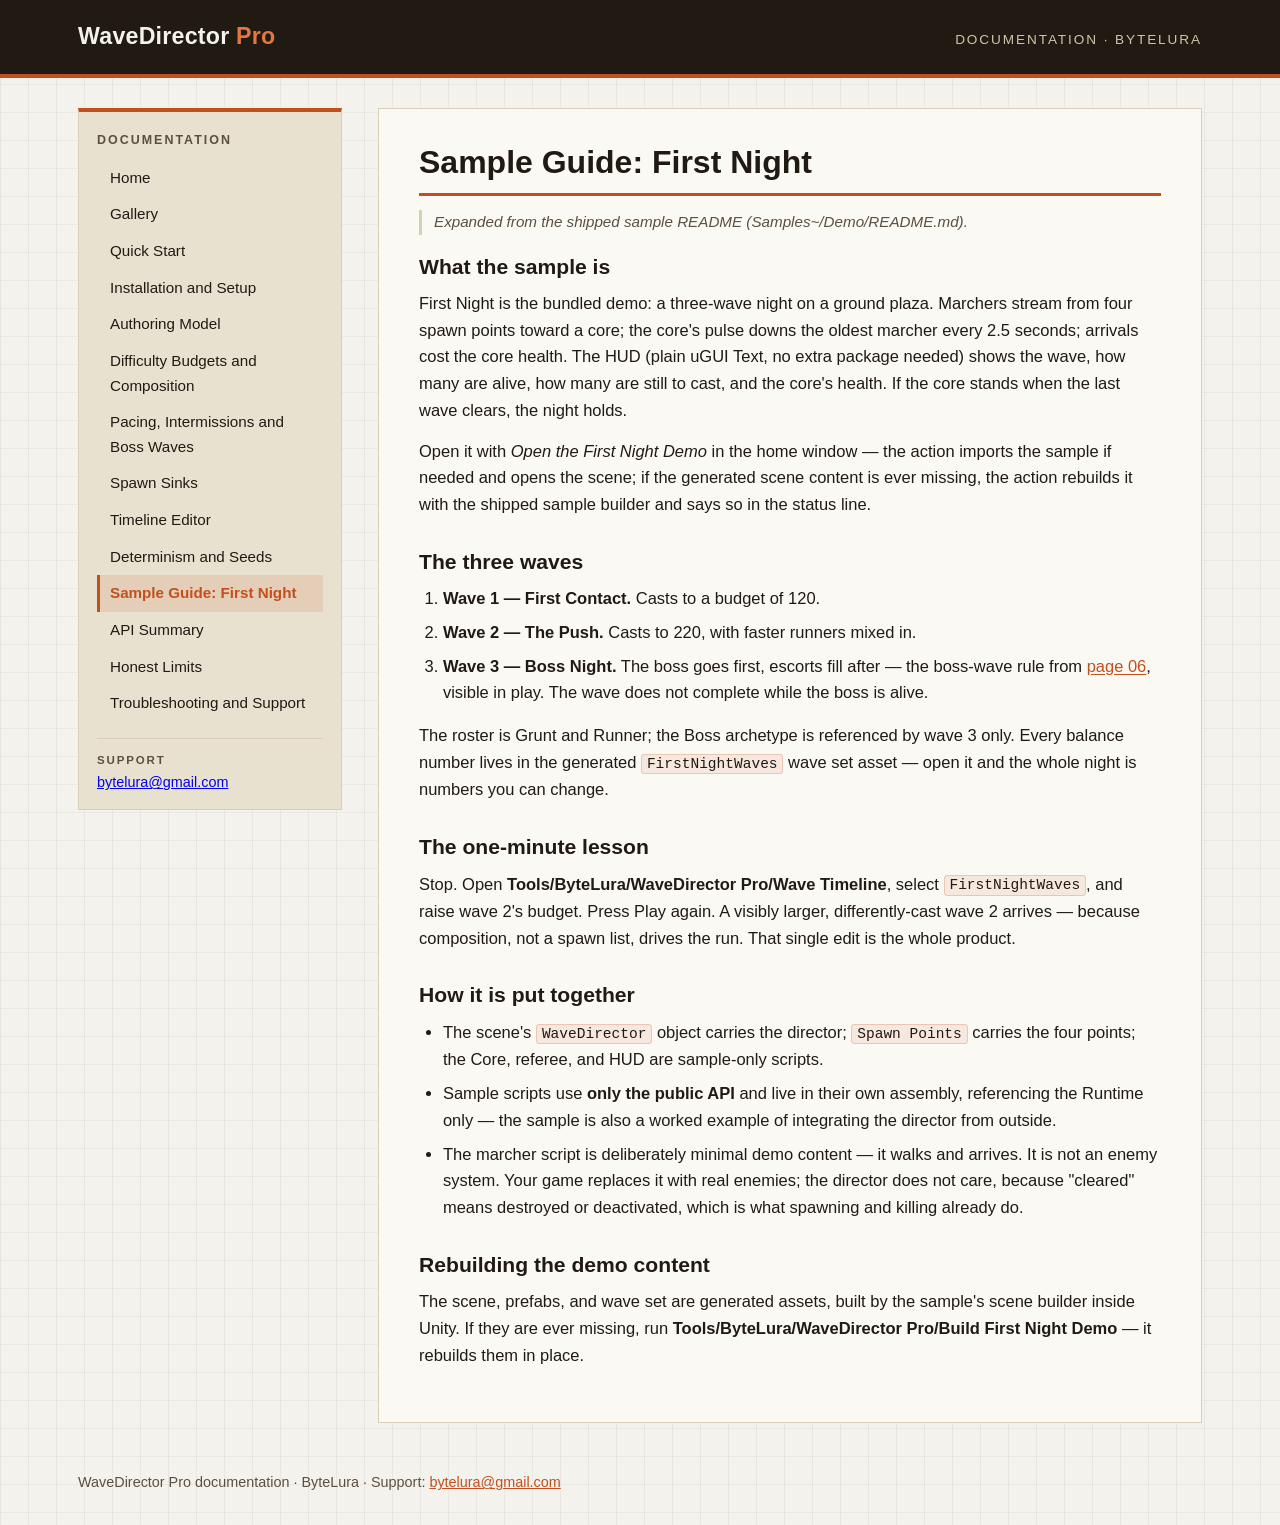
<file: sample-guide-first-night.html>
<!DOCTYPE html>
<html lang="en">
<head>
<meta charset="utf-8">
<meta name="viewport" content="width=device-width, initial-scale=1">
<title>Sample Guide: First Night - WaveDirector Pro Documentation - ByteLura</title>
<link rel="stylesheet" href="style.css">
</head>
<body>
<header class="site-header">
  <div class="header-inner">
    <div class="wordmark">WaveDirector <span class="accent">Pro</span></div>
    <div class="header-meta">Documentation &middot; ByteLura</div>
  </div>
</header>
<div class="layout">
  <nav class="sidebar" aria-label="Documentation">
    <h2 class="nav-title">Documentation</h2>
    <ul class="nav-list">
<li><a href="index.html">Home</a></li>
<li><a href="gallery.html">Gallery</a></li>
<li><a href="quick-start.html">Quick Start</a></li>
<li><a href="installation-and-setup.html">Installation and Setup</a></li>
<li><a href="authoring-model.html">Authoring Model</a></li>
<li><a href="difficulty-budgets-and-composition.html">Difficulty Budgets and Composition</a></li>
<li><a href="pacing-intermissions-and-boss-waves.html">Pacing, Intermissions and Boss Waves</a></li>
<li><a href="spawn-sinks.html">Spawn Sinks</a></li>
<li><a href="timeline-editor.html">Timeline Editor</a></li>
<li><a href="determinism-and-seeds.html">Determinism and Seeds</a></li>
<li><a href="sample-guide-first-night.html" class="active" aria-current="page">Sample Guide: First Night</a></li>
<li><a href="api-summary.html">API Summary</a></li>
<li><a href="honest-limits.html">Honest Limits</a></li>
<li><a href="troubleshooting-and-support.html">Troubleshooting and Support</a></li>
    </ul>
    <div class="side-support">
      <span class="side-support-label">Support</span>
      <a href="mailto:bytelura@gmail.com">bytelura@gmail.com</a>
    </div>
  </nav>
  <main class="content">
    <h1>Sample Guide: First Night</h1>
<p class="source-note">Expanded from the shipped sample README (Samples~/Demo/README.md).</p>
<h2>What the sample is</h2>
<p>First Night is the bundled demo: a three-wave night on a ground plaza. Marchers stream from four spawn points toward a core; the core's pulse downs the oldest marcher every 2.5 seconds; arrivals cost the core health. The HUD (plain uGUI Text, no extra package needed) shows the wave, how many are alive, how many are still to cast, and the core's health. If the core stands when the last wave clears, the night holds.</p>
<p>Open it with <em>Open the First Night Demo</em> in the home window — the action imports the sample if needed and opens the scene; if the generated scene content is ever missing, the action rebuilds it with the shipped sample builder and says so in the status line.</p>
<h2>The three waves</h2>
<ol>
<li><strong>Wave 1 — First Contact.</strong> Casts to a budget of 120.</li>
<li><strong>Wave 2 — The Push.</strong> Casts to 220, with faster runners mixed in.</li>
<li><strong>Wave 3 — Boss Night.</strong> The boss goes first, escorts fill after — the boss-wave rule from <a href="pacing-intermissions-and-boss-waves.html">page 06</a>, visible in play. The wave does not complete while the boss is alive.</li>
</ol>
<p>The roster is Grunt and Runner; the Boss archetype is referenced by wave 3 only. Every balance number lives in the generated <code>FirstNightWaves</code> wave set asset — open it and the whole night is numbers you can change.</p>
<h2>The one-minute lesson</h2>
<p>Stop. Open <strong>Tools/ByteLura/WaveDirector Pro/Wave Timeline</strong>, select <code>FirstNightWaves</code>, and raise wave 2's budget. Press Play again. A visibly larger, differently-cast wave 2 arrives — because composition, not a spawn list, drives the run. That single edit is the whole product.</p>
<h2>How it is put together</h2>
<ul>
<li>The scene's <code>WaveDirector</code> object carries the director; <code>Spawn Points</code> carries the four points; the Core, referee, and HUD are sample-only scripts.</li>
<li>Sample scripts use <strong>only the public API</strong> and live in their own assembly, referencing the Runtime only — the sample is also a worked example of integrating the director from outside.</li>
<li>The marcher script is deliberately minimal demo content — it walks and arrives. It is not an enemy system. Your game replaces it with real enemies; the director does not care, because "cleared" means destroyed or deactivated, which is what spawning and killing already do.</li>
</ul>
<h2>Rebuilding the demo content</h2>
<p>The scene, prefabs, and wave set are generated assets, built by the sample's scene builder inside Unity. If they are ever missing, run <strong>Tools/ByteLura/WaveDirector Pro/Build First Night Demo</strong> — it rebuilds them in place.</p>
  </main>
</div>
<footer class="site-footer">
  WaveDirector Pro documentation &middot; ByteLura &middot; Support: <a href="mailto:bytelura@gmail.com">bytelura@gmail.com</a>
</footer>
</body>
</html>
</file>
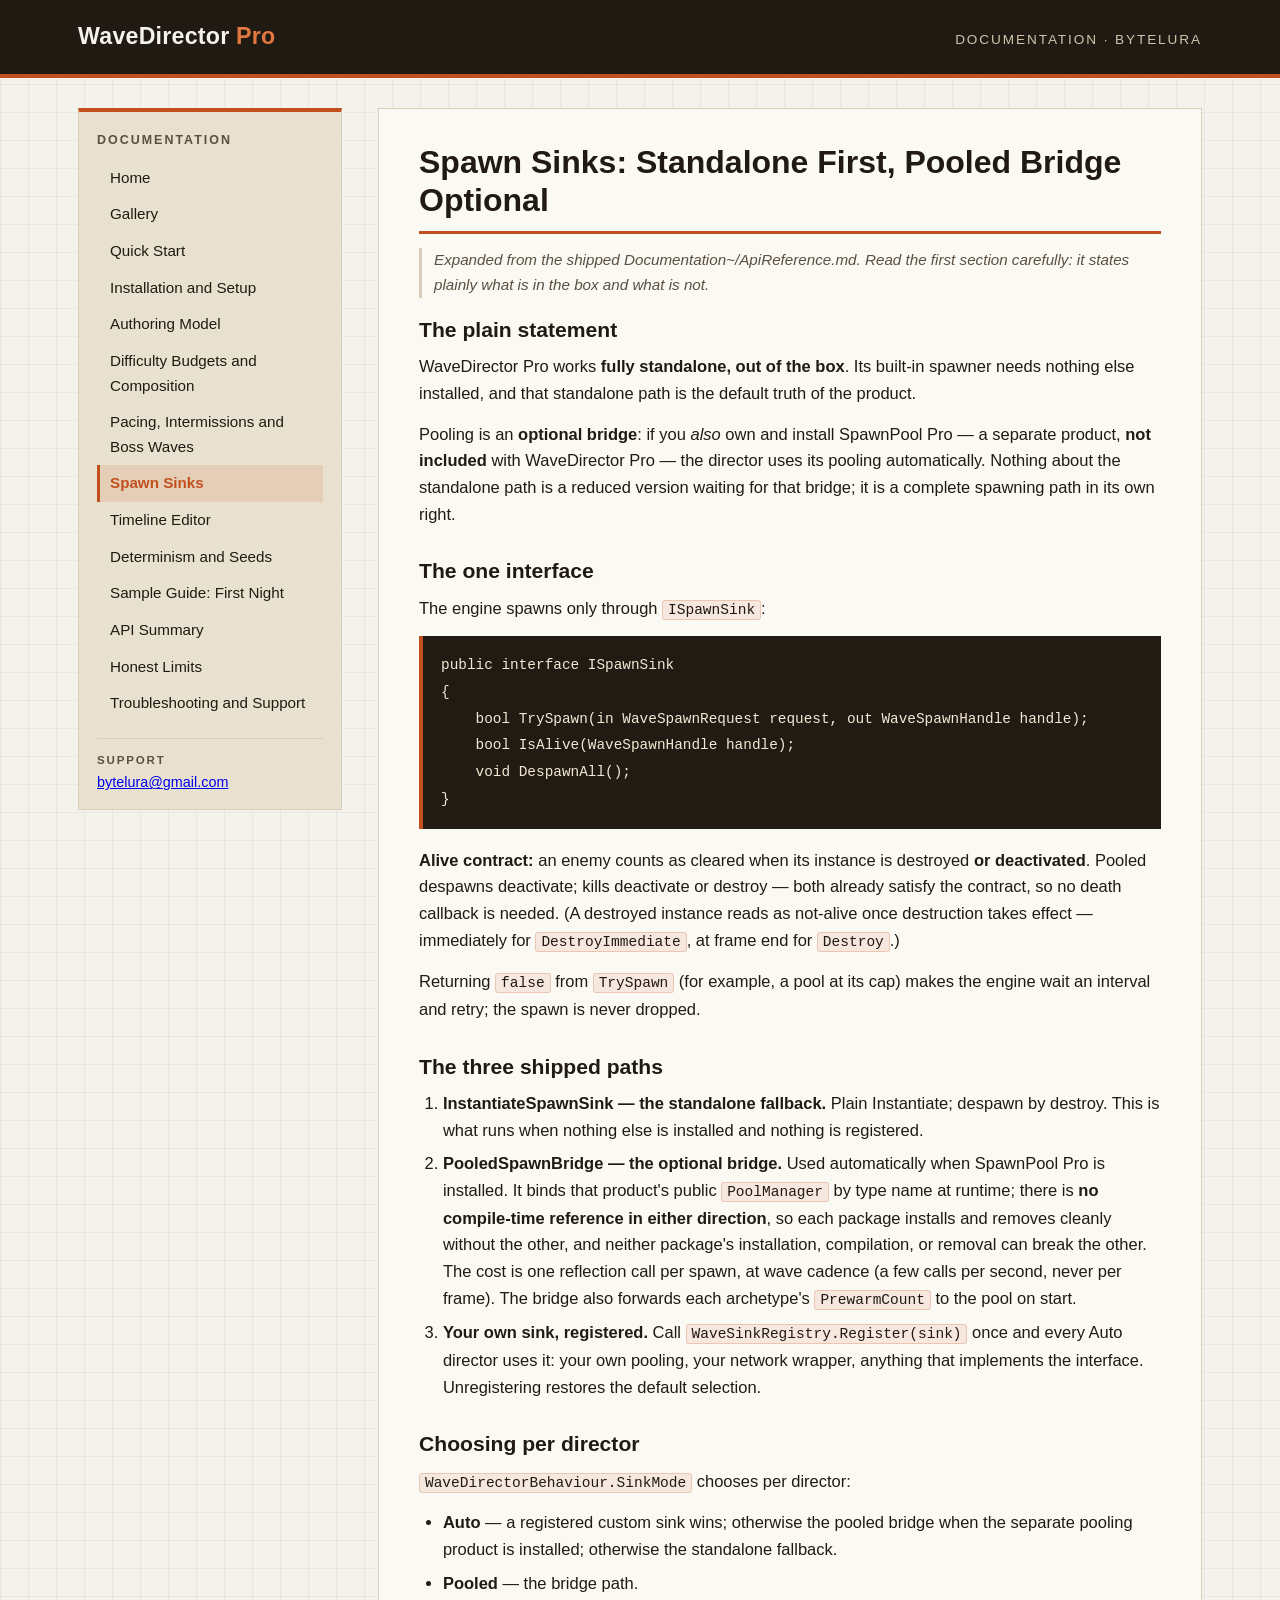
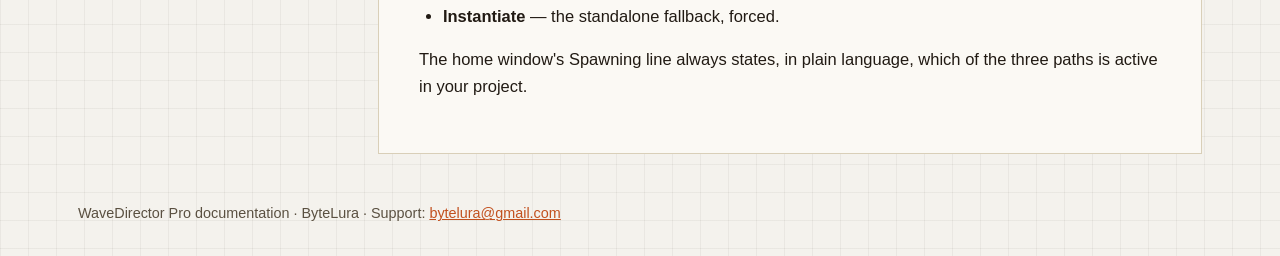
<file: spawn-sinks.html>
<!DOCTYPE html>
<html lang="en">
<head>
<meta charset="utf-8">
<meta name="viewport" content="width=device-width, initial-scale=1">
<title>Spawn Sinks - WaveDirector Pro Documentation - ByteLura</title>
<link rel="stylesheet" href="style.css">
</head>
<body>
<header class="site-header">
  <div class="header-inner">
    <div class="wordmark">WaveDirector <span class="accent">Pro</span></div>
    <div class="header-meta">Documentation &middot; ByteLura</div>
  </div>
</header>
<div class="layout">
  <nav class="sidebar" aria-label="Documentation">
    <h2 class="nav-title">Documentation</h2>
    <ul class="nav-list">
<li><a href="index.html">Home</a></li>
<li><a href="gallery.html">Gallery</a></li>
<li><a href="quick-start.html">Quick Start</a></li>
<li><a href="installation-and-setup.html">Installation and Setup</a></li>
<li><a href="authoring-model.html">Authoring Model</a></li>
<li><a href="difficulty-budgets-and-composition.html">Difficulty Budgets and Composition</a></li>
<li><a href="pacing-intermissions-and-boss-waves.html">Pacing, Intermissions and Boss Waves</a></li>
<li><a href="spawn-sinks.html" class="active" aria-current="page">Spawn Sinks</a></li>
<li><a href="timeline-editor.html">Timeline Editor</a></li>
<li><a href="determinism-and-seeds.html">Determinism and Seeds</a></li>
<li><a href="sample-guide-first-night.html">Sample Guide: First Night</a></li>
<li><a href="api-summary.html">API Summary</a></li>
<li><a href="honest-limits.html">Honest Limits</a></li>
<li><a href="troubleshooting-and-support.html">Troubleshooting and Support</a></li>
    </ul>
    <div class="side-support">
      <span class="side-support-label">Support</span>
      <a href="mailto:bytelura@gmail.com">bytelura@gmail.com</a>
    </div>
  </nav>
  <main class="content">
    <h1>Spawn Sinks: Standalone First, Pooled Bridge Optional</h1>
<p class="source-note">Expanded from the shipped Documentation~/ApiReference.md. Read the first section carefully: it states plainly what is in the box and what is not.</p>
<h2>The plain statement</h2>
<p>WaveDirector Pro works <strong>fully standalone, out of the box</strong>. Its built-in spawner needs nothing else installed, and that standalone path is the default truth of the product.</p>
<p>Pooling is an <strong>optional bridge</strong>: if you <em>also</em> own and install SpawnPool Pro — a separate product, <strong>not included</strong> with WaveDirector Pro — the director uses its pooling automatically. Nothing about the standalone path is a reduced version waiting for that bridge; it is a complete spawning path in its own right.</p>
<h2>The one interface</h2>
<p>The engine spawns only through <code>ISpawnSink</code>:</p>
<pre><code>public interface ISpawnSink
{
    bool TrySpawn(in WaveSpawnRequest request, out WaveSpawnHandle handle);
    bool IsAlive(WaveSpawnHandle handle);
    void DespawnAll();
}</code></pre>
<p><strong>Alive contract:</strong> an enemy counts as cleared when its instance is destroyed <strong>or deactivated</strong>. Pooled despawns deactivate; kills deactivate or destroy — both already satisfy the contract, so no death callback is needed. (A destroyed instance reads as not-alive once destruction takes effect — immediately for <code>DestroyImmediate</code>, at frame end for <code>Destroy</code>.)</p>
<p>Returning <code>false</code> from <code>TrySpawn</code> (for example, a pool at its cap) makes the engine wait an interval and retry; the spawn is never dropped.</p>
<h2>The three shipped paths</h2>
<ol>
<li><strong>InstantiateSpawnSink — the standalone fallback.</strong> Plain Instantiate; despawn by destroy. This is what runs when nothing else is installed and nothing is registered.</li>
<li><strong>PooledSpawnBridge — the optional bridge.</strong> Used automatically when SpawnPool Pro is installed. It binds that product's public <code>PoolManager</code> by type name at runtime; there is <strong>no compile-time reference in either direction</strong>, so each package installs and removes cleanly without the other, and neither package's installation, compilation, or removal can break the other. The cost is one reflection call per spawn, at wave cadence (a few calls per second, never per frame). The bridge also forwards each archetype's <code>PrewarmCount</code> to the pool on start.</li>
<li><strong>Your own sink, registered.</strong> Call <code>WaveSinkRegistry.Register(sink)</code> once and every Auto director uses it: your own pooling, your network wrapper, anything that implements the interface. Unregistering restores the default selection.</li>
</ol>
<h2>Choosing per director</h2>
<p><code>WaveDirectorBehaviour.SinkMode</code> chooses per director:</p>
<ul>
<li><strong>Auto</strong> — a registered custom sink wins; otherwise the pooled bridge when the separate pooling product is installed; otherwise the standalone fallback.</li>
<li><strong>Pooled</strong> — the bridge path.</li>
<li><strong>Instantiate</strong> — the standalone fallback, forced.</li>
</ul>
<p>The home window's Spawning line always states, in plain language, which of the three paths is active in your project.</p>
  </main>
</div>
<footer class="site-footer">
  WaveDirector Pro documentation &middot; ByteLura &middot; Support: <a href="mailto:bytelura@gmail.com">bytelura@gmail.com</a>
</footer>
</body>
</html>
</file>
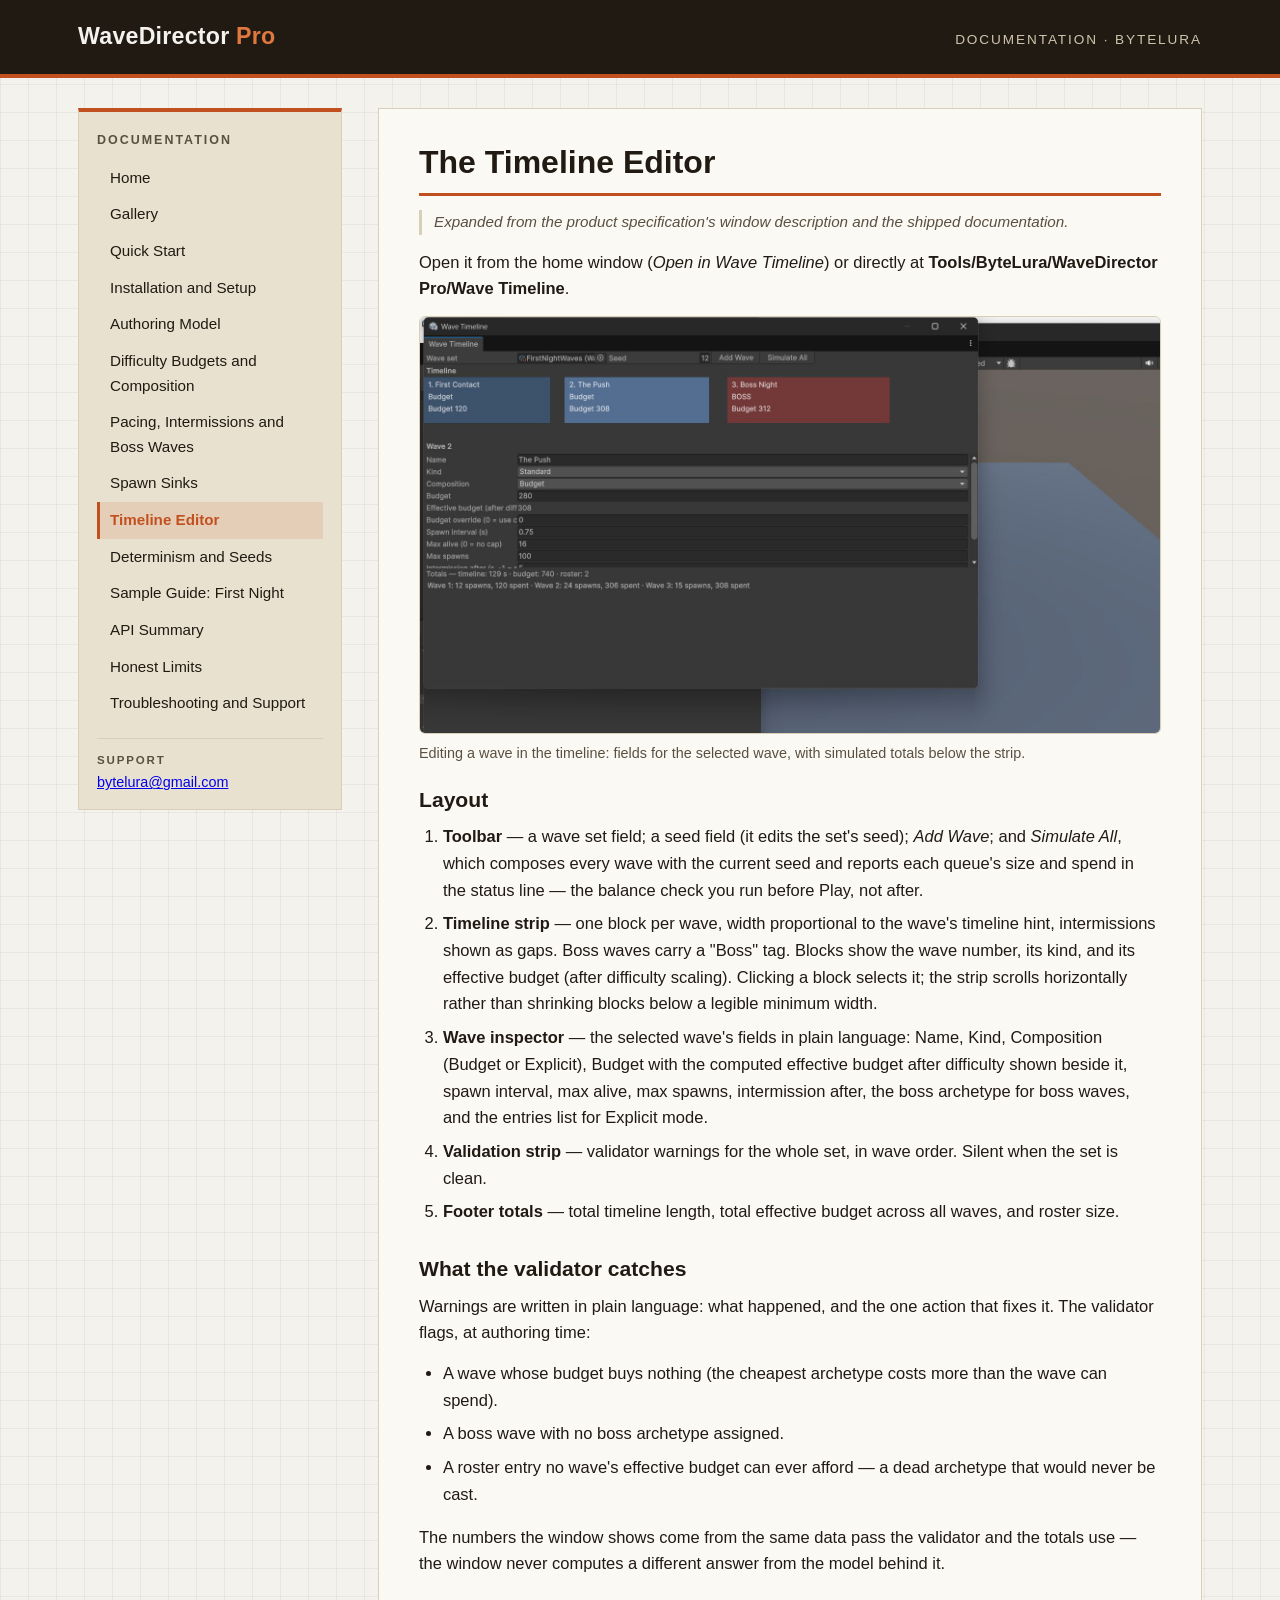
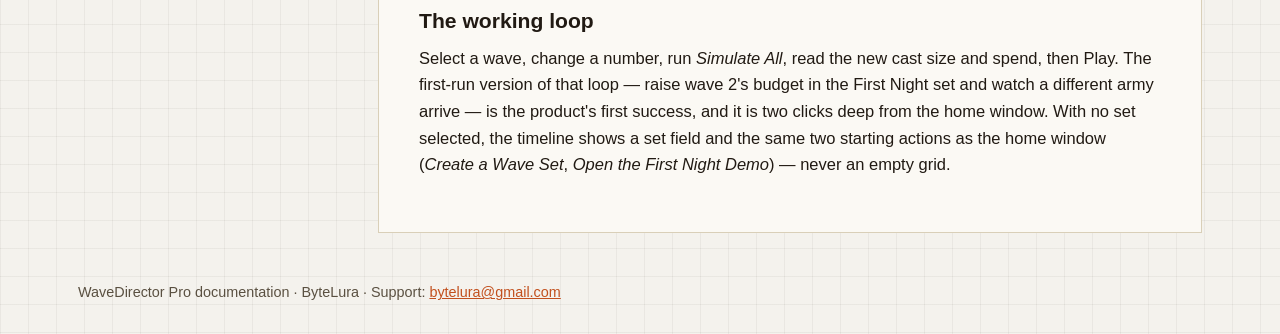
<file: timeline-editor.html>
<!DOCTYPE html>
<html lang="en">
<head>
<meta charset="utf-8">
<meta name="viewport" content="width=device-width, initial-scale=1">
<title>Timeline Editor - WaveDirector Pro Documentation - ByteLura</title>
<link rel="stylesheet" href="style.css">
</head>
<body>
<header class="site-header">
  <div class="header-inner">
    <div class="wordmark">WaveDirector <span class="accent">Pro</span></div>
    <div class="header-meta">Documentation &middot; ByteLura</div>
  </div>
</header>
<div class="layout">
  <nav class="sidebar" aria-label="Documentation">
    <h2 class="nav-title">Documentation</h2>
    <ul class="nav-list">
<li><a href="index.html">Home</a></li>
<li><a href="gallery.html">Gallery</a></li>
<li><a href="quick-start.html">Quick Start</a></li>
<li><a href="installation-and-setup.html">Installation and Setup</a></li>
<li><a href="authoring-model.html">Authoring Model</a></li>
<li><a href="difficulty-budgets-and-composition.html">Difficulty Budgets and Composition</a></li>
<li><a href="pacing-intermissions-and-boss-waves.html">Pacing, Intermissions and Boss Waves</a></li>
<li><a href="spawn-sinks.html">Spawn Sinks</a></li>
<li><a href="timeline-editor.html" class="active" aria-current="page">Timeline Editor</a></li>
<li><a href="determinism-and-seeds.html">Determinism and Seeds</a></li>
<li><a href="sample-guide-first-night.html">Sample Guide: First Night</a></li>
<li><a href="api-summary.html">API Summary</a></li>
<li><a href="honest-limits.html">Honest Limits</a></li>
<li><a href="troubleshooting-and-support.html">Troubleshooting and Support</a></li>
    </ul>
    <div class="side-support">
      <span class="side-support-label">Support</span>
      <a href="mailto:bytelura@gmail.com">bytelura@gmail.com</a>
    </div>
  </nav>
  <main class="content">
    <h1>The Timeline Editor</h1>
<p class="source-note">Expanded from the product specification's window description and the shipped documentation.</p>
<p>Open it from the home window (<em>Open in Wave Timeline</em>) or directly at <strong>Tools/ByteLura/WaveDirector Pro/Wave Timeline</strong>.</p>
<figure class="doc-shot">
  <img src="images/editor-timeline-edited.jpg" alt="The Wave Timeline editor with Wave 2, The Push, selected, showing its budget, spawn interval and alive cap fields and the Simulate All totals in the status line">
  <figcaption>Editing a wave in the timeline: fields for the selected wave, with simulated totals below the strip.</figcaption>
</figure>
<h2>Layout</h2>
<ol>
<li><strong>Toolbar</strong> — a wave set field; a seed field (it edits the set's seed); <em>Add Wave</em>; and <em>Simulate All</em>, which composes every wave with the current seed and reports each queue's size and spend in the status line — the balance check you run before Play, not after.</li>
<li><strong>Timeline strip</strong> — one block per wave, width proportional to the wave's timeline hint, intermissions shown as gaps. Boss waves carry a "Boss" tag. Blocks show the wave number, its kind, and its effective budget (after difficulty scaling). Clicking a block selects it; the strip scrolls horizontally rather than shrinking blocks below a legible minimum width.</li>
<li><strong>Wave inspector</strong> — the selected wave's fields in plain language: Name, Kind, Composition (Budget or Explicit), Budget with the computed effective budget after difficulty shown beside it, spawn interval, max alive, max spawns, intermission after, the boss archetype for boss waves, and the entries list for Explicit mode.</li>
<li><strong>Validation strip</strong> — validator warnings for the whole set, in wave order. Silent when the set is clean.</li>
<li><strong>Footer totals</strong> — total timeline length, total effective budget across all waves, and roster size.</li>
</ol>
<h2>What the validator catches</h2>
<p>Warnings are written in plain language: what happened, and the one action that fixes it. The validator flags, at authoring time:</p>
<ul>
<li>A wave whose budget buys nothing (the cheapest archetype costs more than the wave can spend).</li>
<li>A boss wave with no boss archetype assigned.</li>
<li>A roster entry no wave's effective budget can ever afford — a dead archetype that would never be cast.</li>
</ul>
<p>The numbers the window shows come from the same data pass the validator and the totals use — the window never computes a different answer from the model behind it.</p>
<h2>The working loop</h2>
<p>Select a wave, change a number, run <em>Simulate All</em>, read the new cast size and spend, then Play. The first-run version of that loop — raise wave 2's budget in the First Night set and watch a different army arrive — is the product's first success, and it is two clicks deep from the home window. With no set selected, the timeline shows a set field and the same two starting actions as the home window (<em>Create a Wave Set</em>, <em>Open the First Night Demo</em>) — never an empty grid.</p>
  </main>
</div>
<footer class="site-footer">
  WaveDirector Pro documentation &middot; ByteLura &middot; Support: <a href="mailto:bytelura@gmail.com">bytelura@gmail.com</a>
</footer>
</body>
</html>
</file>
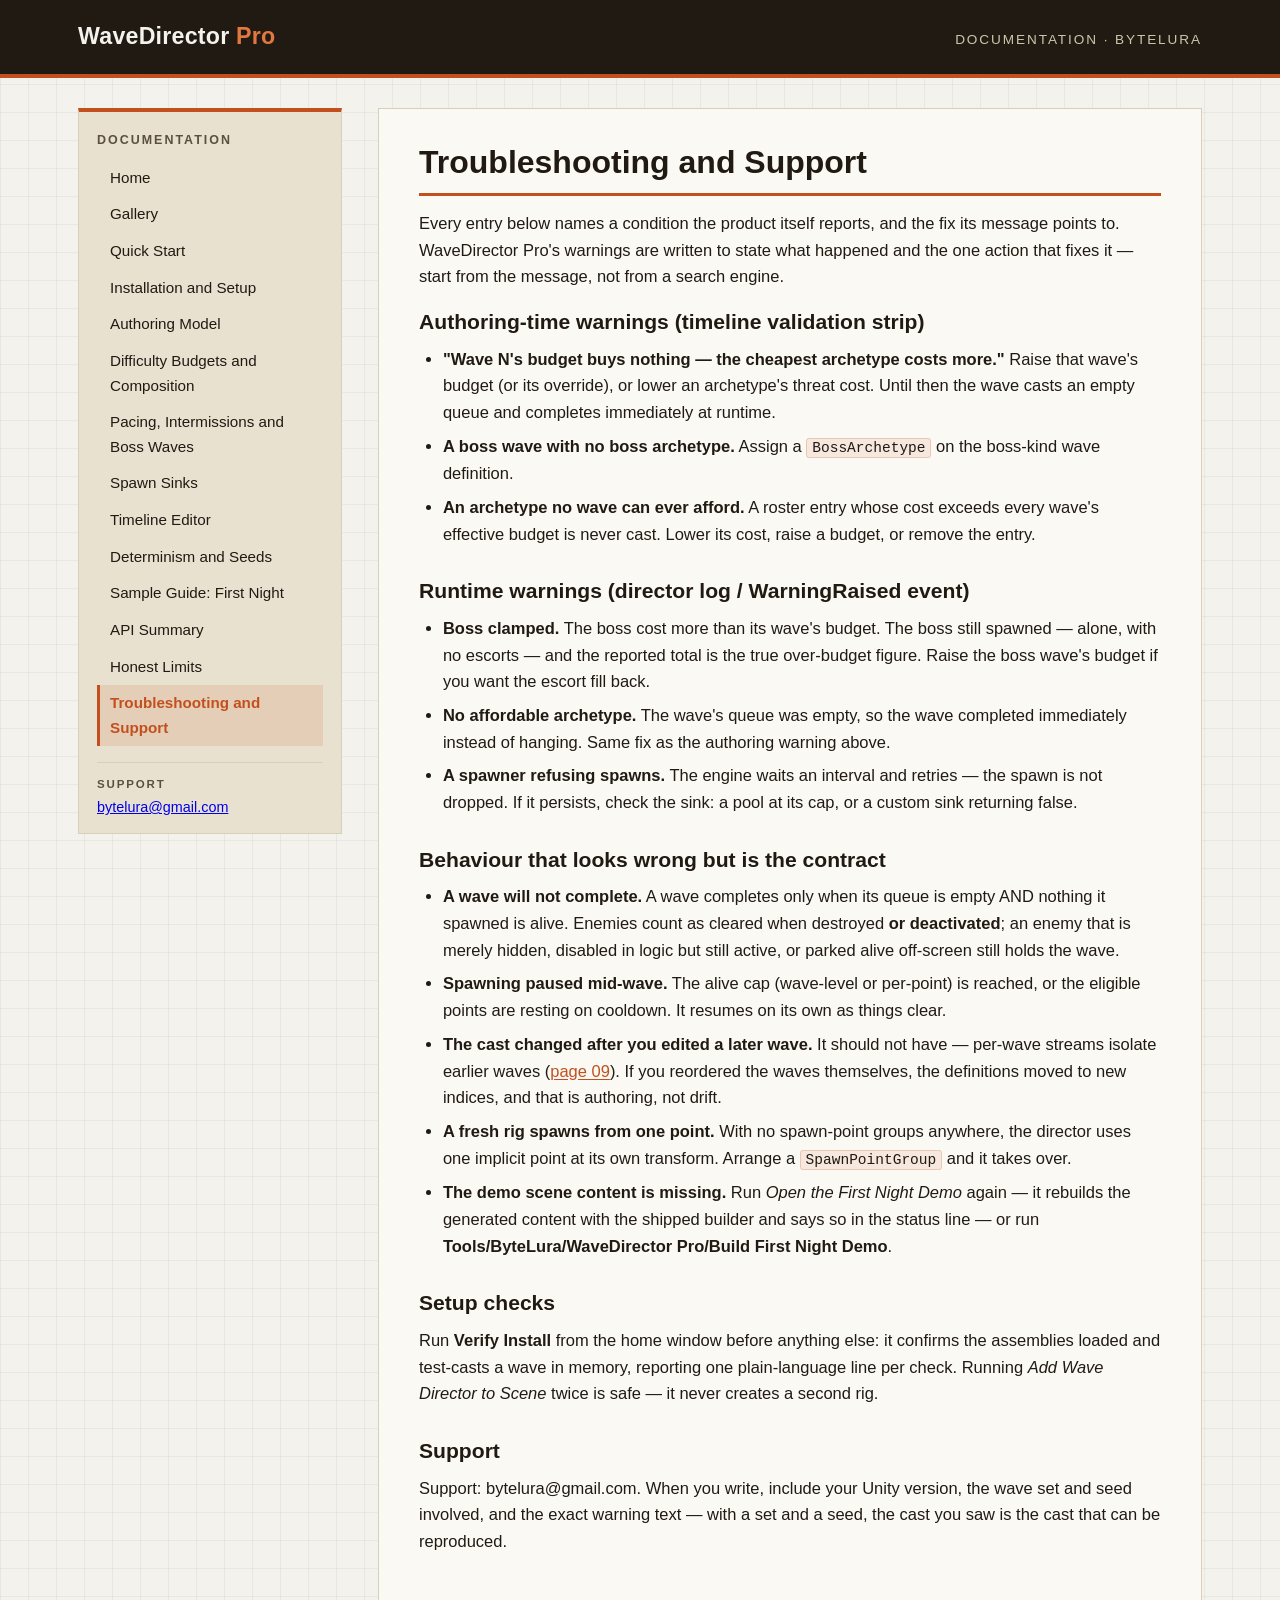
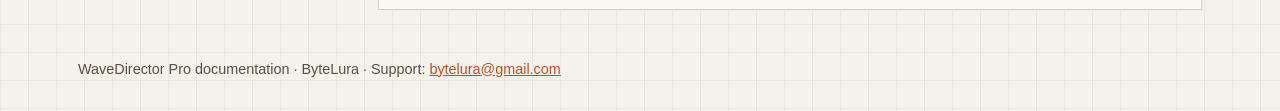
<file: troubleshooting-and-support.html>
<!DOCTYPE html>
<html lang="en">
<head>
<meta charset="utf-8">
<meta name="viewport" content="width=device-width, initial-scale=1">
<title>Troubleshooting and Support - WaveDirector Pro Documentation - ByteLura</title>
<link rel="stylesheet" href="style.css">
</head>
<body>
<header class="site-header">
  <div class="header-inner">
    <div class="wordmark">WaveDirector <span class="accent">Pro</span></div>
    <div class="header-meta">Documentation &middot; ByteLura</div>
  </div>
</header>
<div class="layout">
  <nav class="sidebar" aria-label="Documentation">
    <h2 class="nav-title">Documentation</h2>
    <ul class="nav-list">
<li><a href="index.html">Home</a></li>
<li><a href="gallery.html">Gallery</a></li>
<li><a href="quick-start.html">Quick Start</a></li>
<li><a href="installation-and-setup.html">Installation and Setup</a></li>
<li><a href="authoring-model.html">Authoring Model</a></li>
<li><a href="difficulty-budgets-and-composition.html">Difficulty Budgets and Composition</a></li>
<li><a href="pacing-intermissions-and-boss-waves.html">Pacing, Intermissions and Boss Waves</a></li>
<li><a href="spawn-sinks.html">Spawn Sinks</a></li>
<li><a href="timeline-editor.html">Timeline Editor</a></li>
<li><a href="determinism-and-seeds.html">Determinism and Seeds</a></li>
<li><a href="sample-guide-first-night.html">Sample Guide: First Night</a></li>
<li><a href="api-summary.html">API Summary</a></li>
<li><a href="honest-limits.html">Honest Limits</a></li>
<li><a href="troubleshooting-and-support.html" class="active" aria-current="page">Troubleshooting and Support</a></li>
    </ul>
    <div class="side-support">
      <span class="side-support-label">Support</span>
      <a href="mailto:bytelura@gmail.com">bytelura@gmail.com</a>
    </div>
  </nav>
  <main class="content">
    <h1>Troubleshooting and Support</h1>
<p>Every entry below names a condition the product itself reports, and the fix its message points to. WaveDirector Pro's warnings are written to state what happened and the one action that fixes it — start from the message, not from a search engine.</p>
<h2>Authoring-time warnings (timeline validation strip)</h2>
<ul>
<li><strong>"Wave N's budget buys nothing — the cheapest archetype costs more."</strong> Raise that wave's budget (or its override), or lower an archetype's threat cost. Until then the wave casts an empty queue and completes immediately at runtime.</li>
<li><strong>A boss wave with no boss archetype.</strong> Assign a <code>BossArchetype</code> on the boss-kind wave definition.</li>
<li><strong>An archetype no wave can ever afford.</strong> A roster entry whose cost exceeds every wave's effective budget is never cast. Lower its cost, raise a budget, or remove the entry.</li>
</ul>
<h2>Runtime warnings (director log / WarningRaised event)</h2>
<ul>
<li><strong>Boss clamped.</strong> The boss cost more than its wave's budget. The boss still spawned — alone, with no escorts — and the reported total is the true over-budget figure. Raise the boss wave's budget if you want the escort fill back.</li>
<li><strong>No affordable archetype.</strong> The wave's queue was empty, so the wave completed immediately instead of hanging. Same fix as the authoring warning above.</li>
<li><strong>A spawner refusing spawns.</strong> The engine waits an interval and retries — the spawn is not dropped. If it persists, check the sink: a pool at its cap, or a custom sink returning false.</li>
</ul>
<h2>Behaviour that looks wrong but is the contract</h2>
<ul>
<li><strong>A wave will not complete.</strong> A wave completes only when its queue is empty AND nothing it spawned is alive. Enemies count as cleared when destroyed <strong>or deactivated</strong>; an enemy that is merely hidden, disabled in logic but still active, or parked alive off-screen still holds the wave.</li>
<li><strong>Spawning paused mid-wave.</strong> The alive cap (wave-level or per-point) is reached, or the eligible points are resting on cooldown. It resumes on its own as things clear.</li>
<li><strong>The cast changed after you edited a later wave.</strong> It should not have — per-wave streams isolate earlier waves (<a href="determinism-and-seeds.html">page 09</a>). If you reordered the waves themselves, the definitions moved to new indices, and that is authoring, not drift.</li>
<li><strong>A fresh rig spawns from one point.</strong> With no spawn-point groups anywhere, the director uses one implicit point at its own transform. Arrange a <code>SpawnPointGroup</code> and it takes over.</li>
<li><strong>The demo scene content is missing.</strong> Run <em>Open the First Night Demo</em> again — it rebuilds the generated content with the shipped builder and says so in the status line — or run <strong>Tools/ByteLura/WaveDirector Pro/Build First Night Demo</strong>.</li>
</ul>
<h2>Setup checks</h2>
<p>Run <strong>Verify Install</strong> from the home window before anything else: it confirms the assemblies loaded and test-casts a wave in memory, reporting one plain-language line per check. Running <em>Add Wave Director to Scene</em> twice is safe — it never creates a second rig.</p>
<h2>Support</h2>
<p>Support: bytelura@gmail.com. When you write, include your Unity version, the wave set and seed involved, and the exact warning text — with a set and a seed, the cast you saw is the cast that can be reproduced.</p>
  </main>
</div>
<footer class="site-footer">
  WaveDirector Pro documentation &middot; ByteLura &middot; Support: <a href="mailto:bytelura@gmail.com">bytelura@gmail.com</a>
</footer>
</body>
</html>
</file>
<file: style.css>
/* WaveDirector Pro documentation - ByteLura
   Identity from the product's marketing set: cream / graph-paper ground,
   rust accent (#c2501e), black type. */

:root {
  --ground: #f4f2ed;
  --ground-deep: #e9e1cf;
  --panel: #fbf9f4;
  --ink: #211a13;
  --ink-soft: #5a5041;
  --accent: #c2501e;
  --accent-bright: #e07840;
  --line: #d9cfb8;
  --code-bg: #221b13;
  --code-ink: #f2e8d5;
  --sidebar-w: 264px;
}

* { box-sizing: border-box; }

html { scroll-behavior: smooth; }

body {
  margin: 0;
  background-color: var(--ground);
  background-image:
    linear-gradient(rgba(33, 26, 19, 0.05) 1px, transparent 1px),
    linear-gradient(90deg, rgba(33, 26, 19, 0.05) 1px, transparent 1px);
  background-size: 28px 28px;
  color: var(--ink);
  font-family: -apple-system, BlinkMacSystemFont, "Segoe UI", Roboto,
    "Helvetica Neue", Arial, sans-serif;
  font-size: 16.5px;
  line-height: 1.62;
}

/* ---------- header ---------- */

.site-header {
  background: var(--ink);
  color: var(--ground);
  border-bottom: 4px solid var(--accent);
}

.header-inner {
  max-width: 1180px;
  margin: 0 auto;
  padding: 18px 28px;
  display: flex;
  align-items: baseline;
  justify-content: space-between;
  gap: 16px;
  flex-wrap: wrap;
}

.wordmark {
  font-size: 1.45rem;
  font-weight: 800;
  letter-spacing: 0.01em;
}

.wordmark .accent { color: var(--accent-bright); }

.header-meta {
  font-size: 0.85rem;
  letter-spacing: 0.14em;
  text-transform: uppercase;
  color: #cfc4ab;
}

/* ---------- layout ---------- */

.layout {
  max-width: 1180px;
  margin: 0 auto;
  display: flex;
  align-items: flex-start;
  gap: 36px;
  padding: 30px 28px 48px;
}

/* ---------- sidebar ---------- */

.sidebar {
  flex: 0 0 var(--sidebar-w);
  width: var(--sidebar-w);
  position: sticky;
  top: 24px;
  background: var(--ground-deep);
  border: 1px solid var(--line);
  border-top: 4px solid var(--accent);
  padding: 18px 18px 14px;
}

.nav-title {
  margin: 0 0 10px;
  font-size: 0.78rem;
  font-weight: 700;
  letter-spacing: 0.16em;
  text-transform: uppercase;
  color: var(--ink-soft);
}

.nav-list {
  list-style: none;
  margin: 0;
  padding: 0;
}

.nav-list li { margin: 0; }

.nav-list a {
  display: block;
  padding: 6px 10px;
  color: var(--ink);
  text-decoration: none;
  font-size: 0.95rem;
  border-left: 3px solid transparent;
}

.nav-list a:hover {
  background: rgba(194, 80, 30, 0.10);
  text-decoration: none;
}

.nav-list a.active {
  border-left-color: var(--accent);
  background: rgba(194, 80, 30, 0.13);
  font-weight: 700;
  color: var(--accent);
}

.side-support {
  margin-top: 16px;
  padding-top: 12px;
  border-top: 1px solid var(--line);
  font-size: 0.9rem;
}

.side-support-label {
  display: block;
  font-size: 0.72rem;
  font-weight: 700;
  letter-spacing: 0.16em;
  text-transform: uppercase;
  color: var(--ink-soft);
  margin-bottom: 2px;
}

/* ---------- content ---------- */

.content {
  flex: 1 1 auto;
  min-width: 0;
  background: var(--panel);
  border: 1px solid var(--line);
  padding: 34px 40px 40px;
}

.content h1 {
  margin: 0 0 14px;
  font-size: 2rem;
  line-height: 1.2;
  font-weight: 800;
  padding-bottom: 12px;
  border-bottom: 3px solid var(--accent);
}

.content .lead {
  font-size: 1.13rem;
  color: var(--ink-soft);
  margin: 0 0 22px;
}

.content h2 {
  font-size: 1.32rem;
  font-weight: 750;
  margin: 30px 0 10px;
  line-height: 1.3;
}

.content h2:first-of-type { margin-top: 18px; }

.content p { margin: 0 0 14px; }

.content ul, .content ol {
  margin: 0 0 16px;
  padding-left: 1.45em;
}

.content li { margin-bottom: 7px; }
.content li:last-child { margin-bottom: 0; }

.content a {
  color: var(--accent);
  text-decoration: underline;
  text-underline-offset: 2px;
}

.content a:hover { color: var(--accent-bright); }

.source-note {
  font-style: italic;
  color: var(--ink-soft);
  font-size: 0.95rem;
  border-left: 3px solid var(--line);
  padding-left: 12px;
}

strong { font-weight: 700; }

/* ---------- code ---------- */

code {
  font-family: ui-monospace, "Cascadia Mono", "SF Mono", Consolas,
    "Liberation Mono", monospace;
  font-size: 0.88em;
  background: rgba(194, 80, 30, 0.10);
  border: 1px solid rgba(194, 80, 30, 0.22);
  border-radius: 3px;
  padding: 0.08em 0.34em;
}

pre {
  background: var(--code-bg);
  border-left: 4px solid var(--accent);
  padding: 16px 18px;
  overflow-x: auto;
  margin: 0 0 18px;
}

pre code {
  background: none;
  border: none;
  padding: 0;
  color: var(--code-ink);
  font-size: 0.9rem;
  line-height: 1.55;
}

/* ---------- tables ---------- */

.table-wrap { overflow-x: auto; margin: 0 0 18px; }

table {
  border-collapse: collapse;
  width: 100%;
  font-size: 0.96rem;
}

th, td {
  text-align: left;
  vertical-align: top;
  padding: 8px 12px;
  border: 1px solid var(--line);
}

thead th {
  background: var(--ground-deep);
  border-bottom: 3px solid var(--accent);
  font-weight: 700;
}

tbody tr:nth-child(even) { background: rgba(233, 225, 207, 0.35); }

/* ---------- documentation images ---------- */

.doc-hero, .doc-shot {
  margin: 0 0 20px;
}

.doc-hero img, .doc-shot img {
  display: block;
  max-width: 100%;
  height: auto;
  border: 1px solid var(--line);
  border-radius: 6px;
}

.doc-hero figcaption, .doc-shot figcaption {
  margin-top: 8px;
  font-size: 0.9rem;
  color: var(--ink-soft);
}

.doc-gallery {
  display: grid;
  grid-template-columns: 1fr 1fr;
  gap: 20px;
  margin: 0 0 20px;
}

.doc-gallery .doc-shot { margin: 0; }

@media (max-width: 880px) {
  .doc-gallery { grid-template-columns: 1fr; }
}

/* ---------- doc index on home ---------- */

.doc-index { columns: 2; column-gap: 36px; }
.doc-index li { break-inside: avoid; }

/* ---------- footer ---------- */

.site-footer {
  max-width: 1180px;
  margin: 0 auto;
  padding: 0 28px 30px;
  font-size: 0.9rem;
  color: var(--ink-soft);
}

.site-footer a { color: var(--accent); }

/* ---------- narrow screens ---------- */

@media (max-width: 880px) {
  .layout {
    flex-direction: column;
    gap: 20px;
    padding: 20px 16px 36px;
  }

  .sidebar {
    position: static;
    flex: none;
    width: 100%;
  }

  .nav-list {
    display: flex;
    flex-wrap: wrap;
    gap: 2px 6px;
  }

  .nav-list a {
    border-left: none;
    border-bottom: 3px solid transparent;
    padding: 5px 8px;
  }

  .nav-list a.active { border-bottom-color: var(--accent); }

  .content { padding: 24px 20px 30px; }
  .content h1 { font-size: 1.6rem; }
  .doc-index { columns: 1; }
  .header-inner { padding: 14px 16px; }
}

/* ---------- mobile nav compaction (2026-11-08) ----------
   On phones the sidebar stacks on top as a compact header:
   brand, then every nav link as a wrapped chip — no full-height
   menu wall before the content. */
@media (max-width: 860px) {
  .layout { flex-direction: column; }
  .sidebar {
    position: static; width: 100%; max-width: none; flex: none;
    height: auto; max-height: none; overflow: visible;
    padding: 16px 0 8px;
  }
  .brand { padding: 0 18px 10px; }
  .sidebar nav { padding: 6px 12px 2px; }
  .sidebar ul, .sidebar nav ul, .sidebar .nav {
    display: flex; flex-wrap: wrap; gap: 5px; align-items: center;
    columns: auto; list-style: none;
  }
  .sidebar li { margin: 0; }
  .sidebar .nav-section, .sidebar li.nav-section {
    flex: 0 0 100%; padding: 8px 2px 2px; margin: 0;
  }
  .sidebar a, .sidebar nav a, .sidebar .nav a {
    display: inline-block; padding: 5px 11px;
    border-left: none; border-radius: 999px;
    background: rgba(127, 127, 127, .18);
    font-size: 13.5px; line-height: 1.35;
  }
  .side-foot, .side-support { padding: 8px 18px 2px; font-size: 12.5px; }
  .main { margin-left: 0; }
  .content { padding: 22px 18px 30px; }
  img { max-width: 100%; height: auto; }
}
</file>
